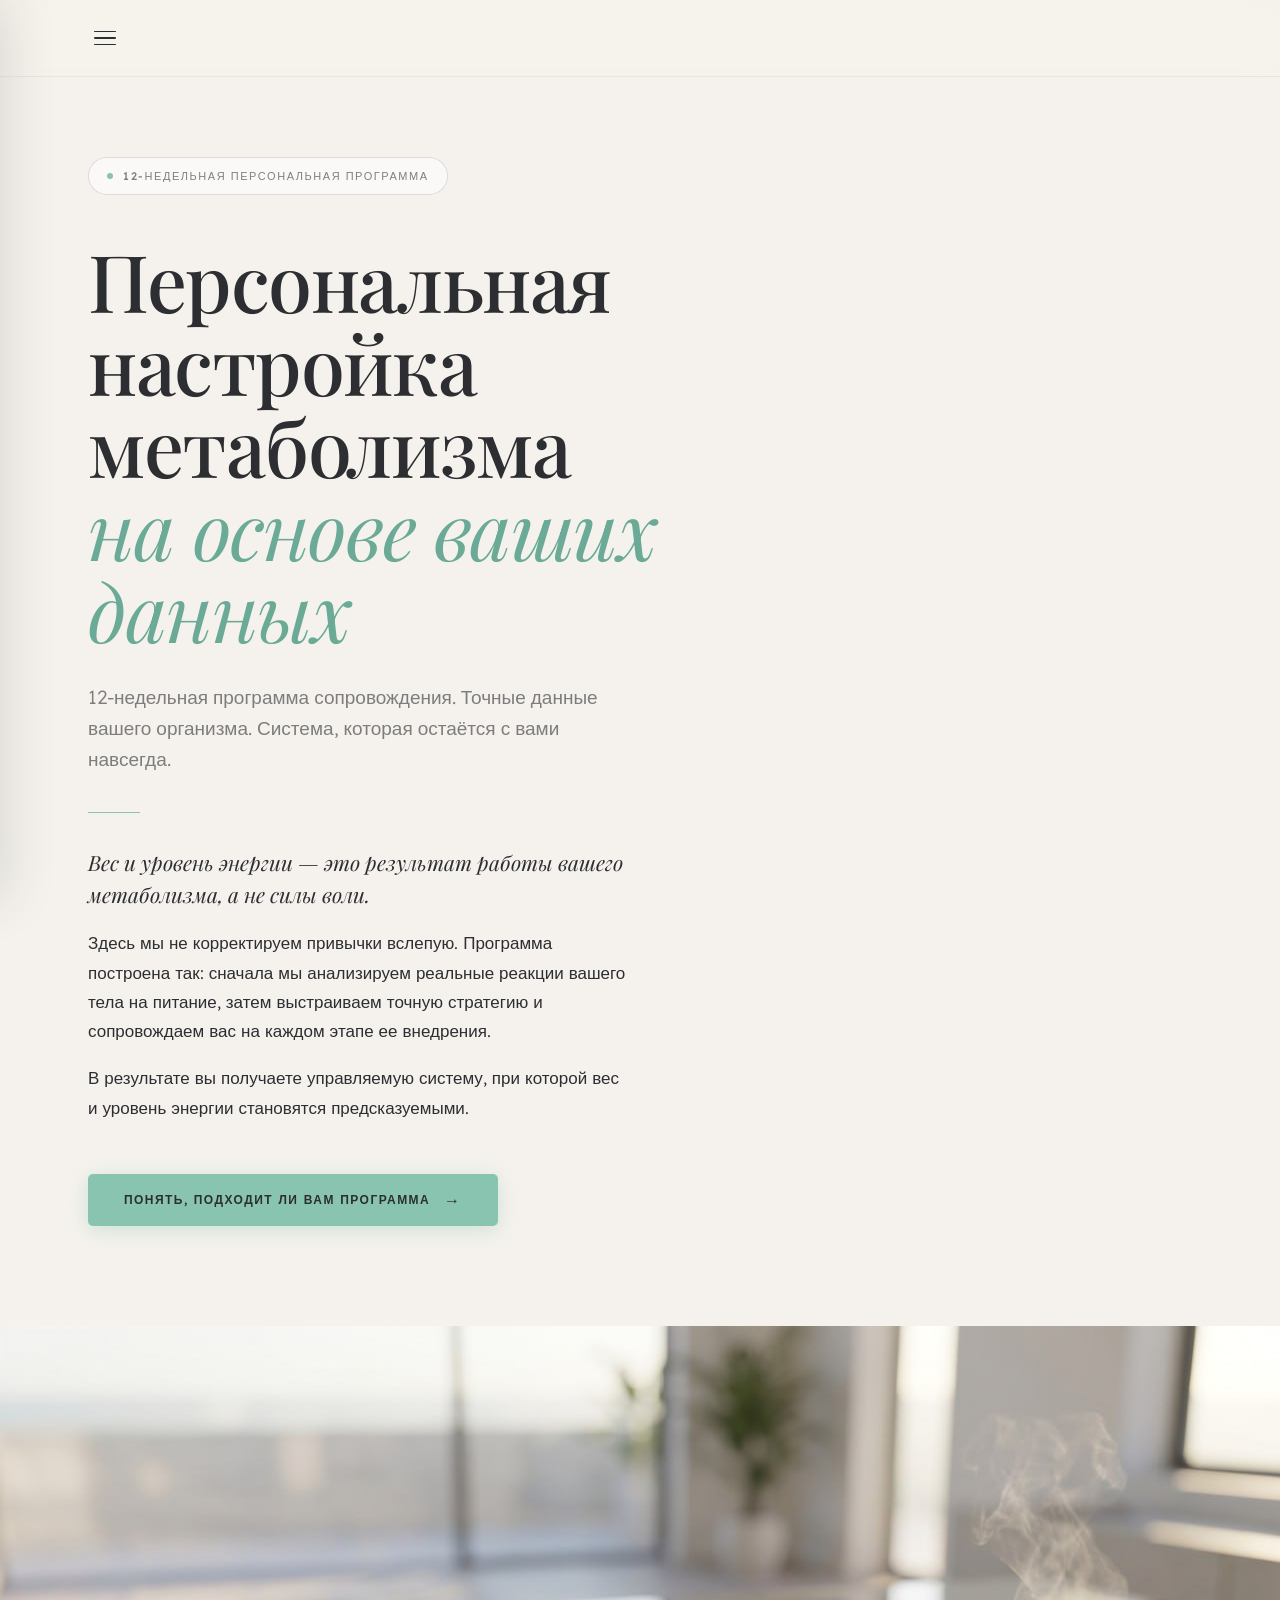
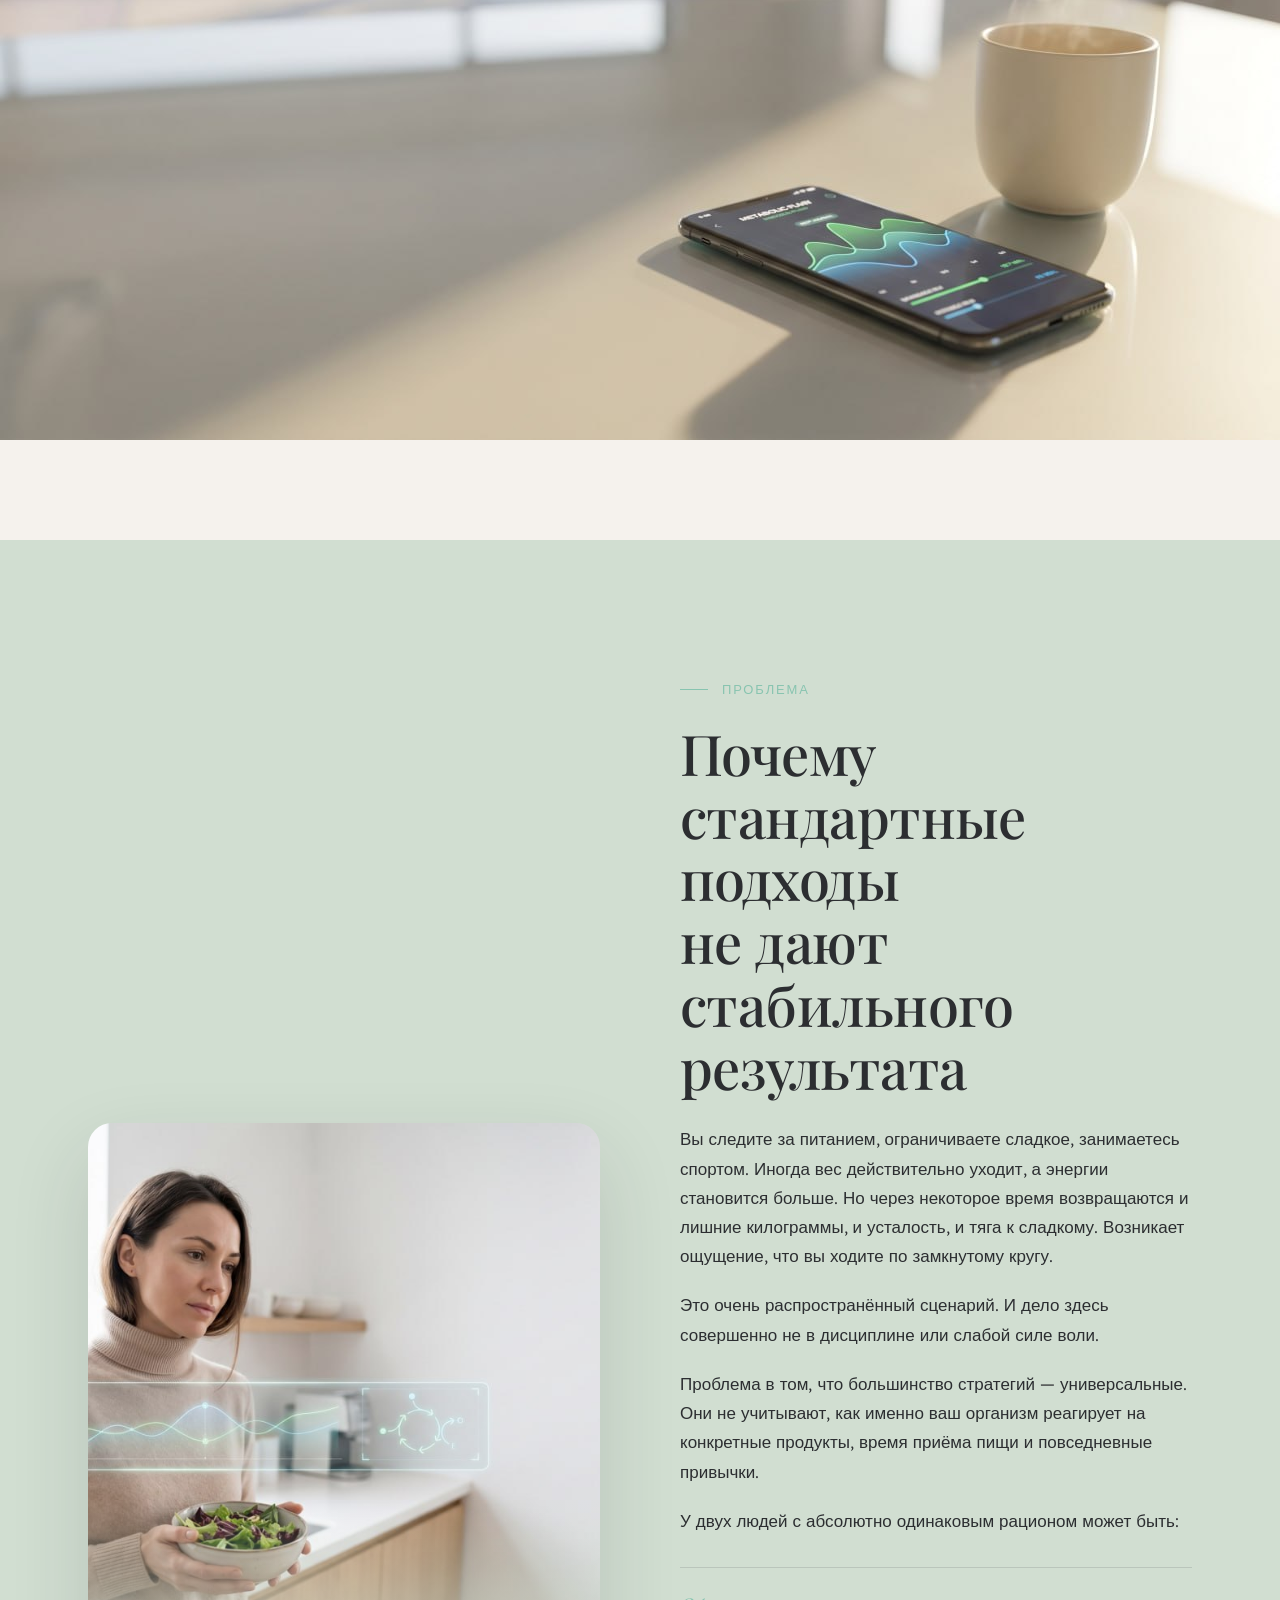
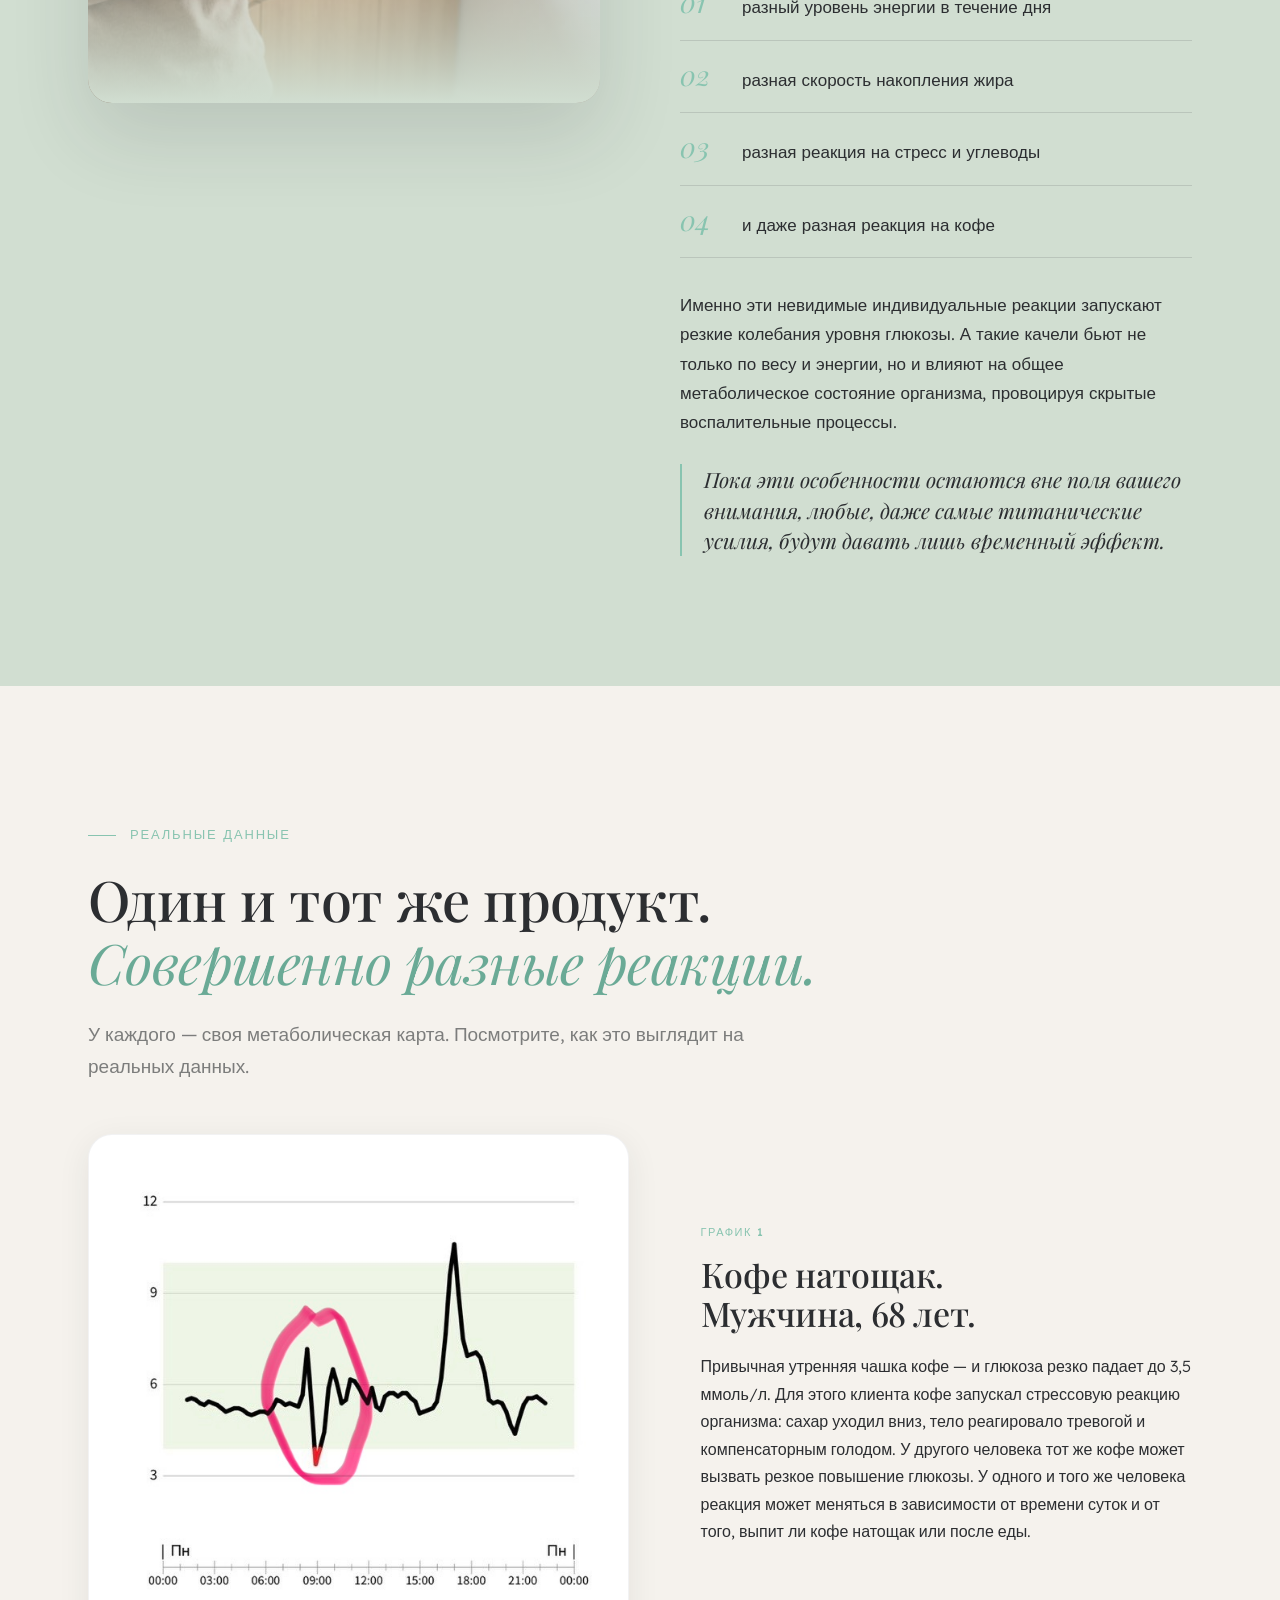
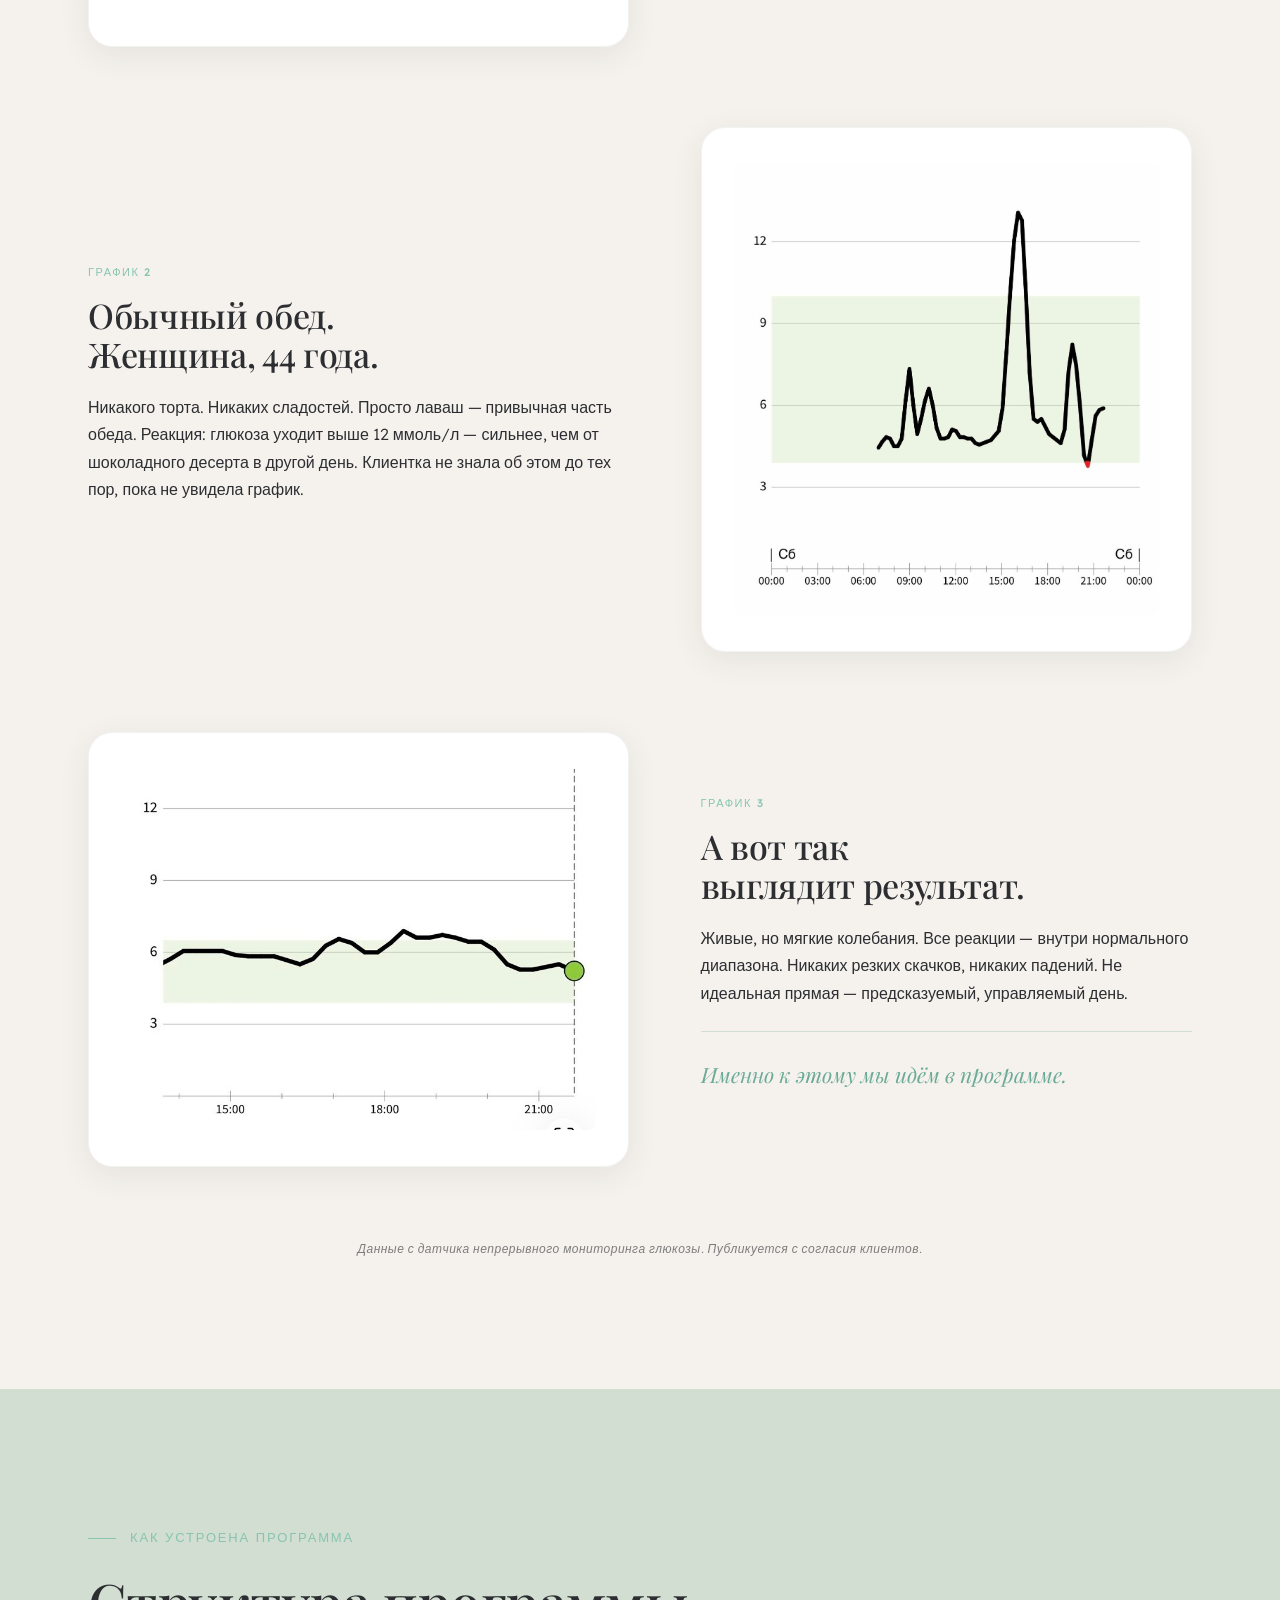
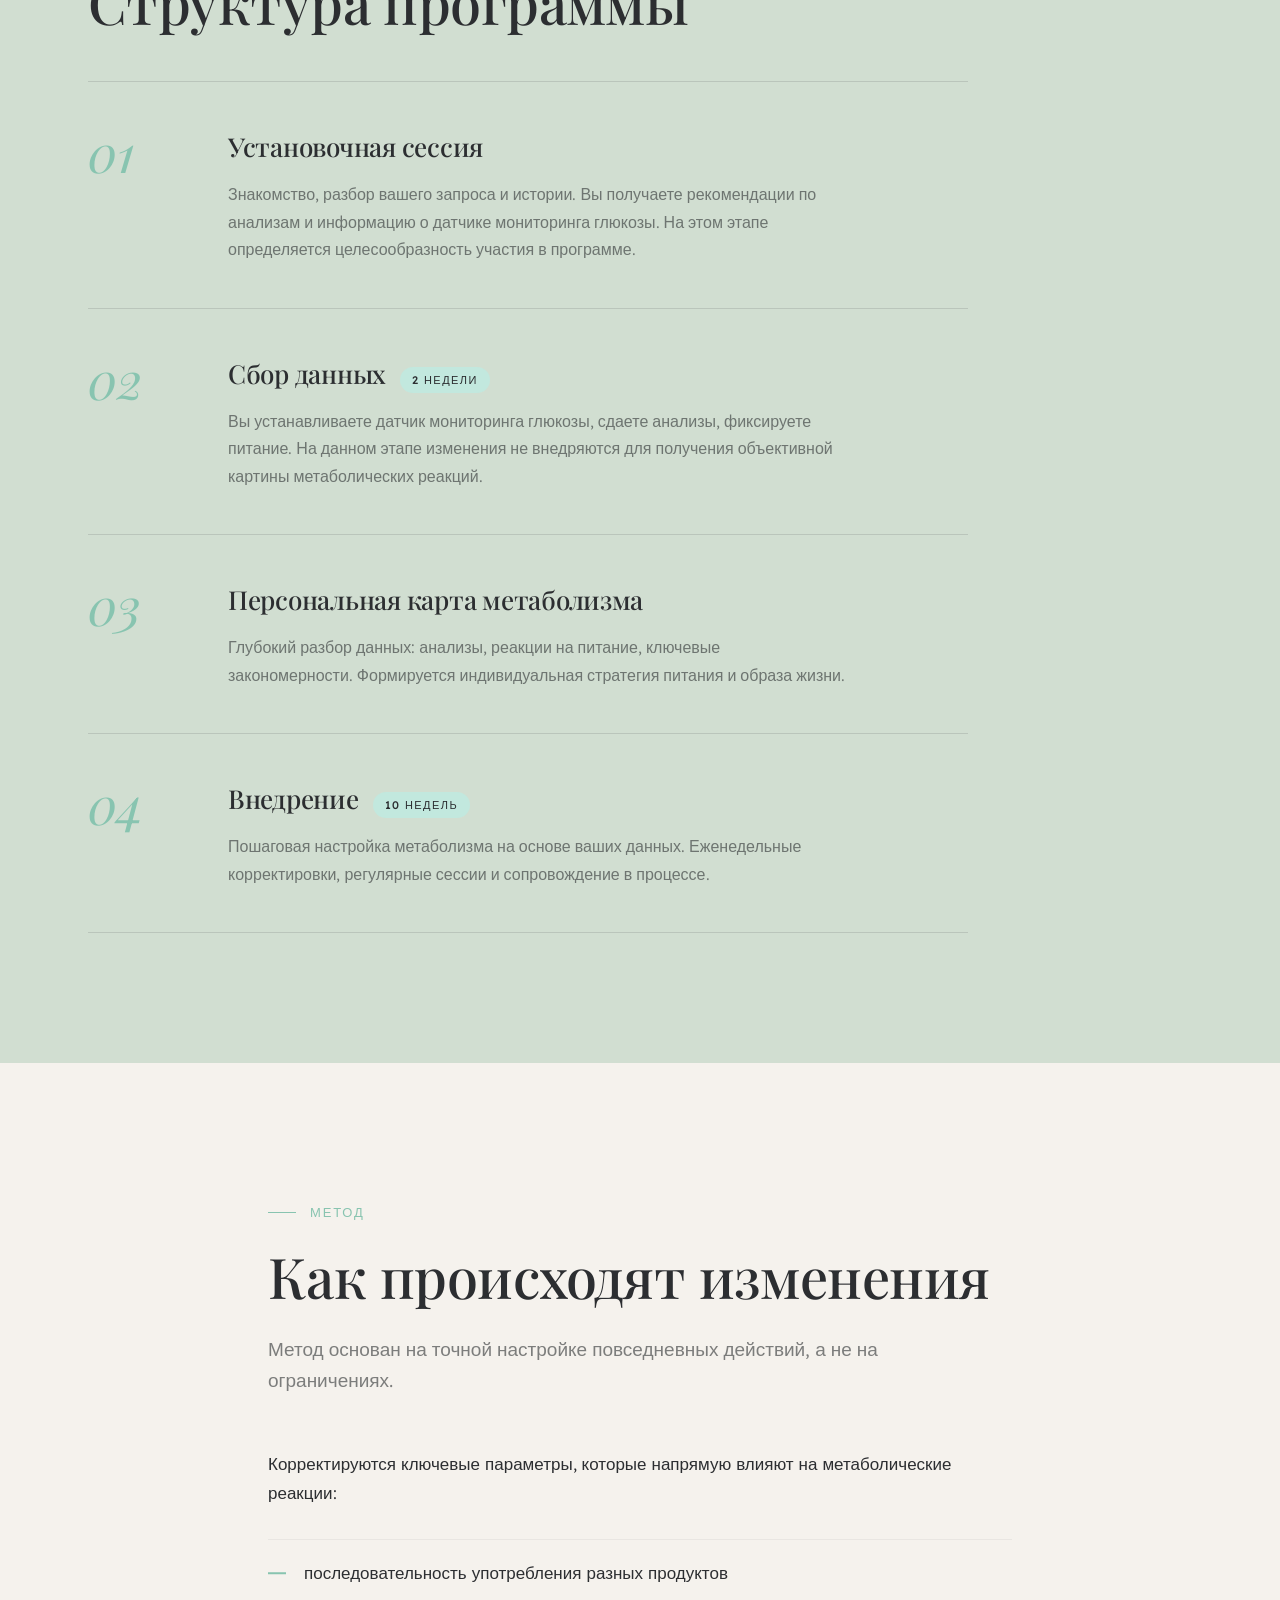
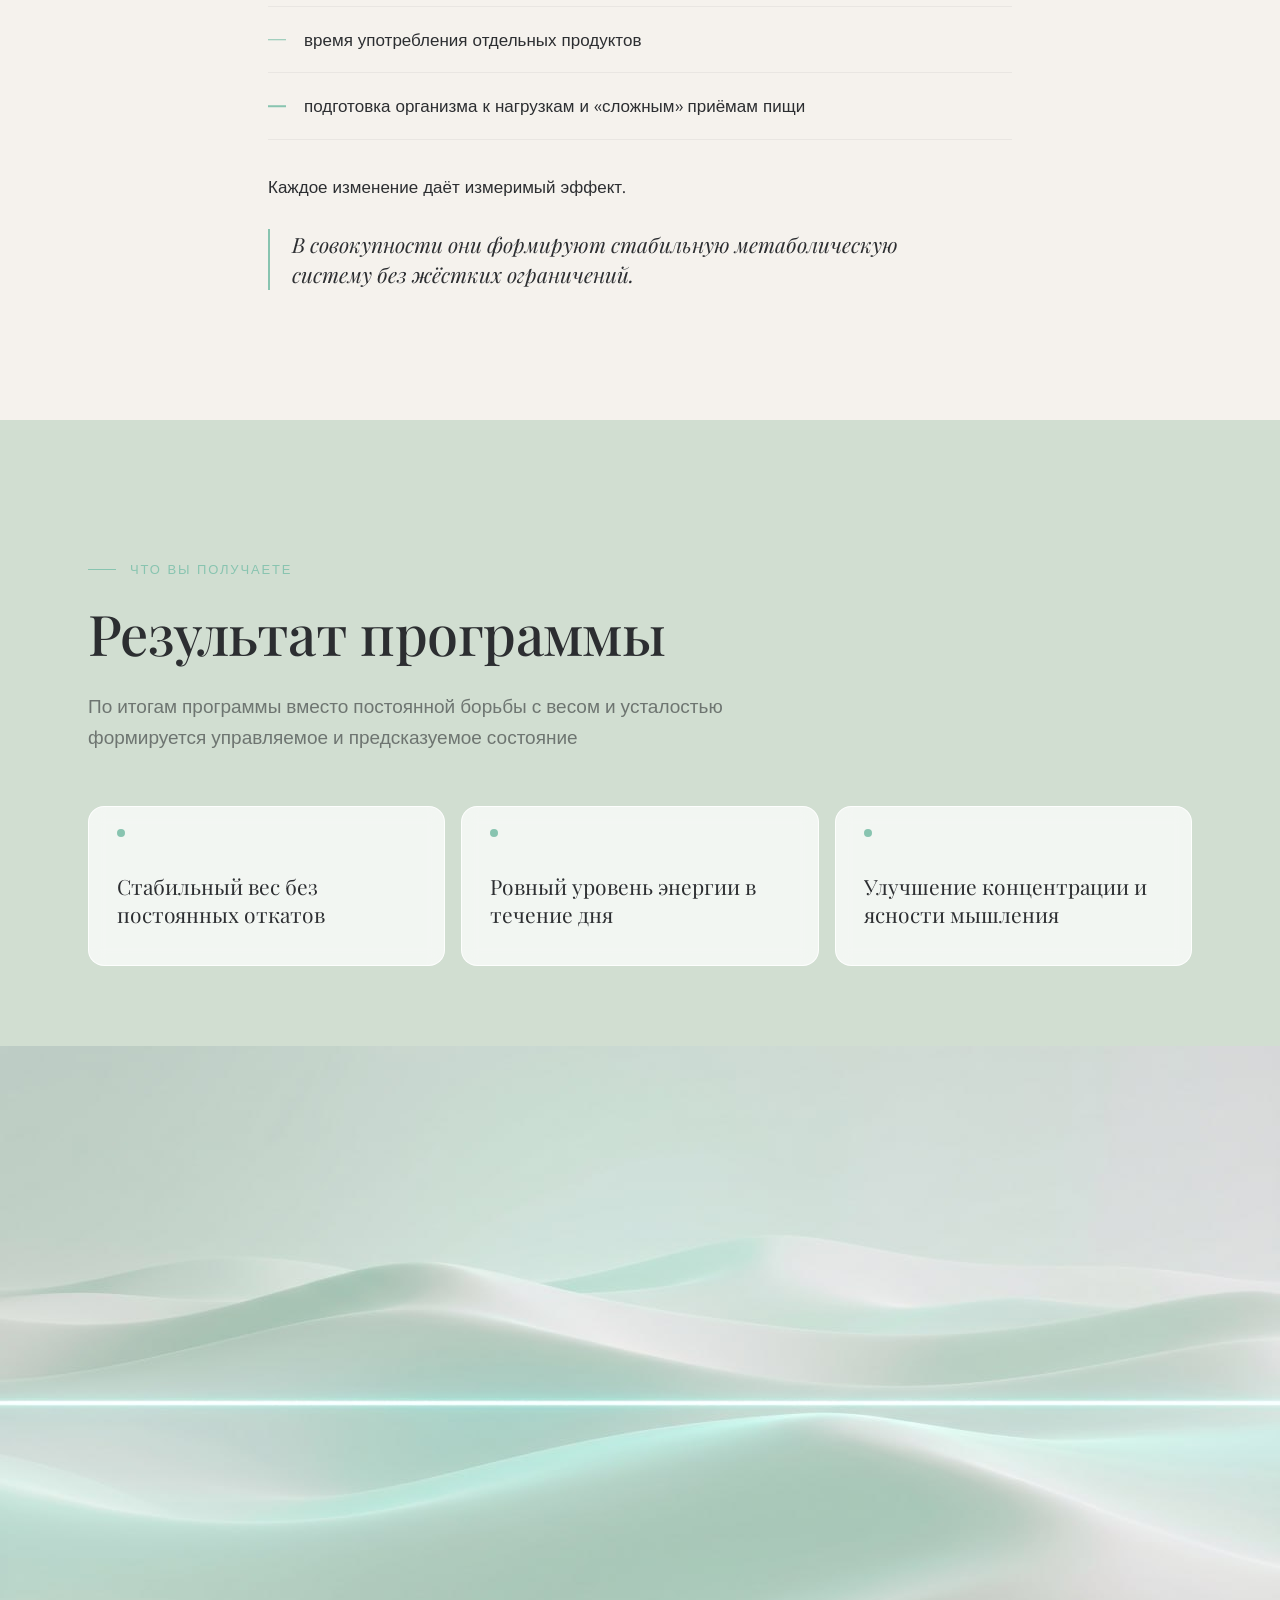
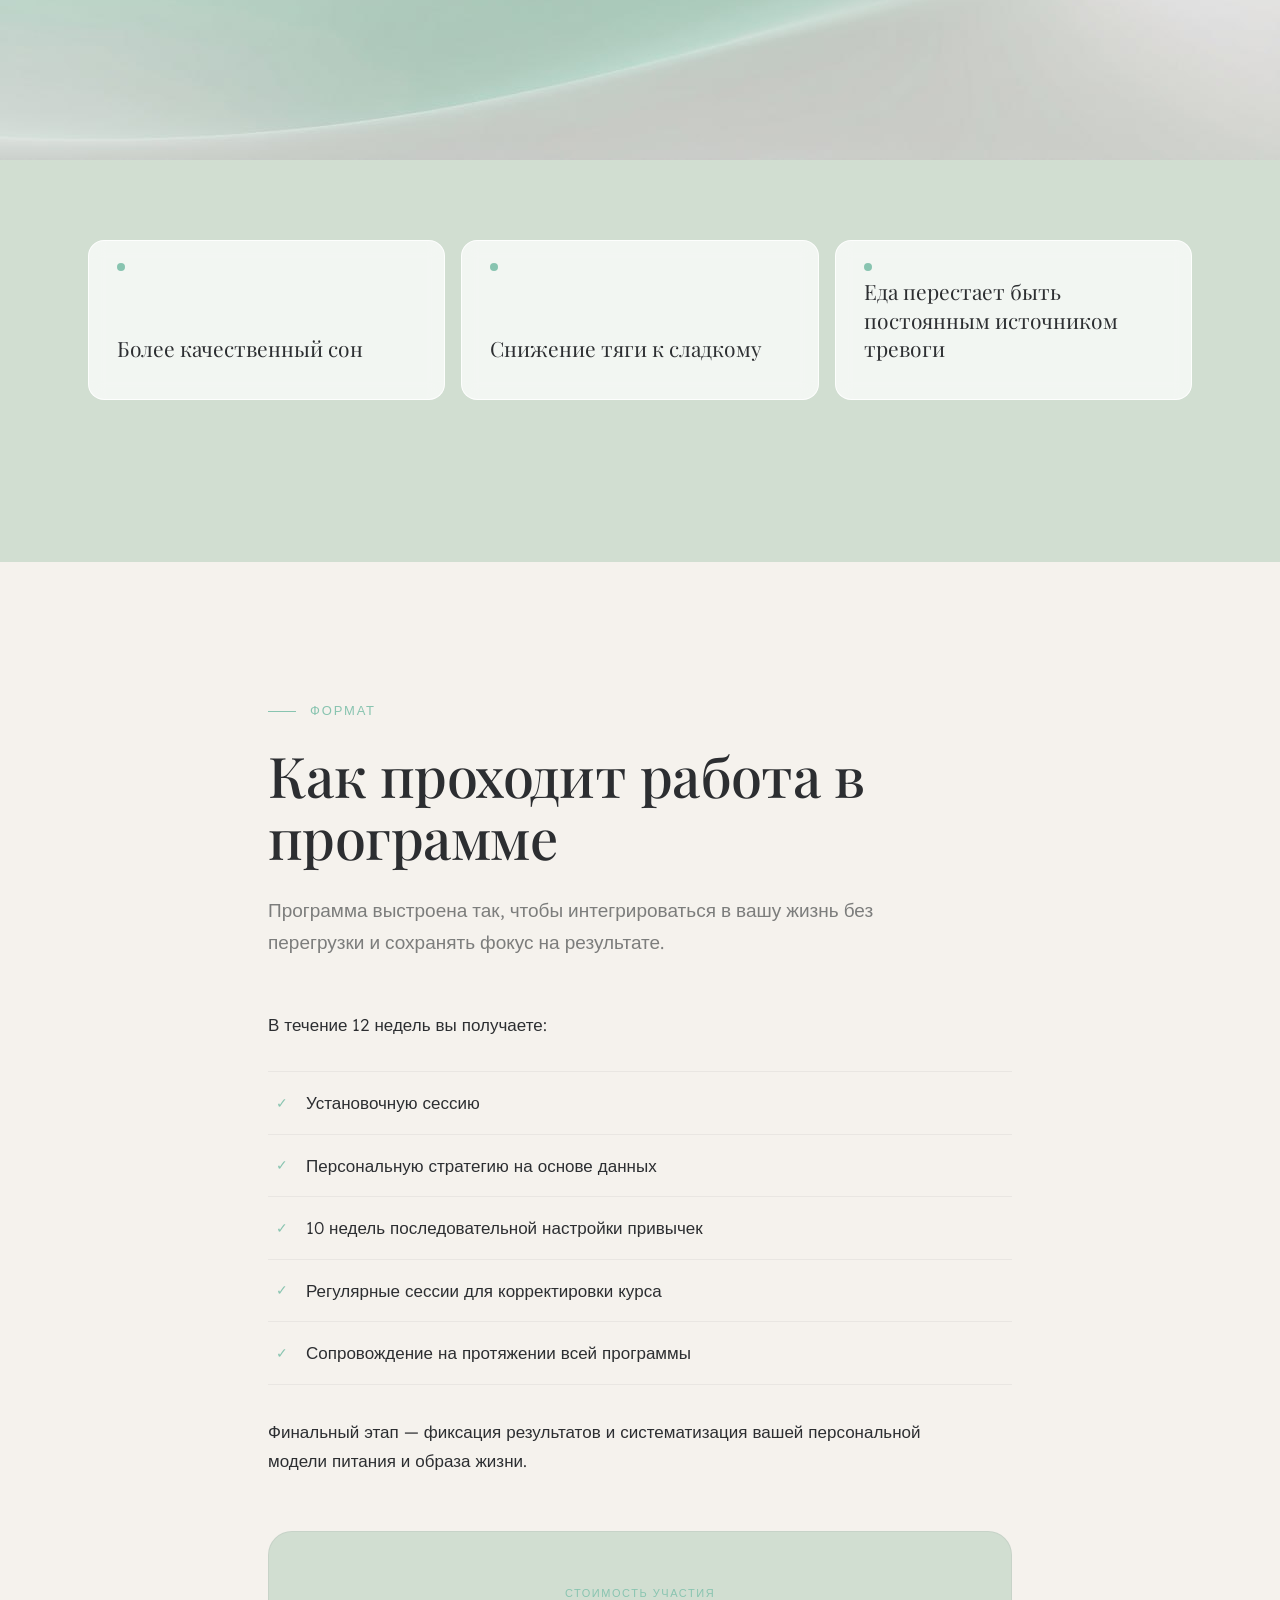
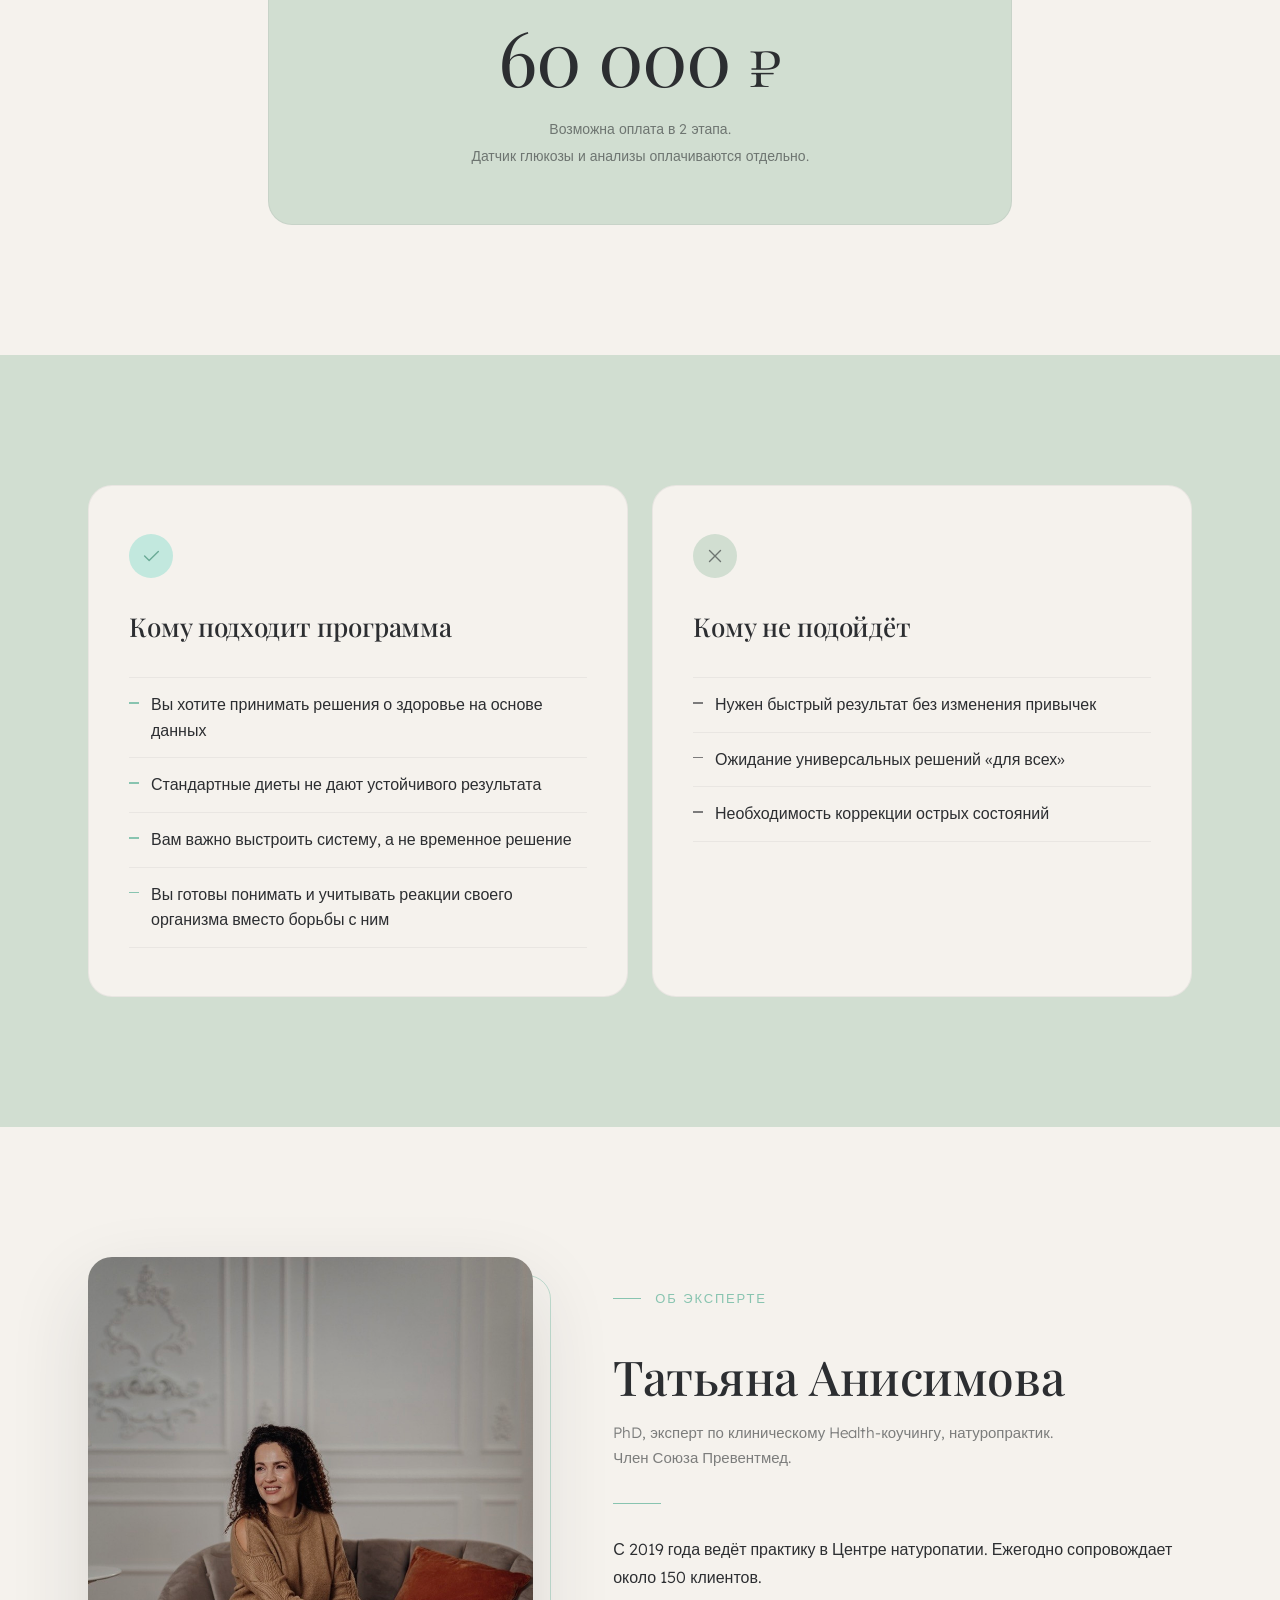
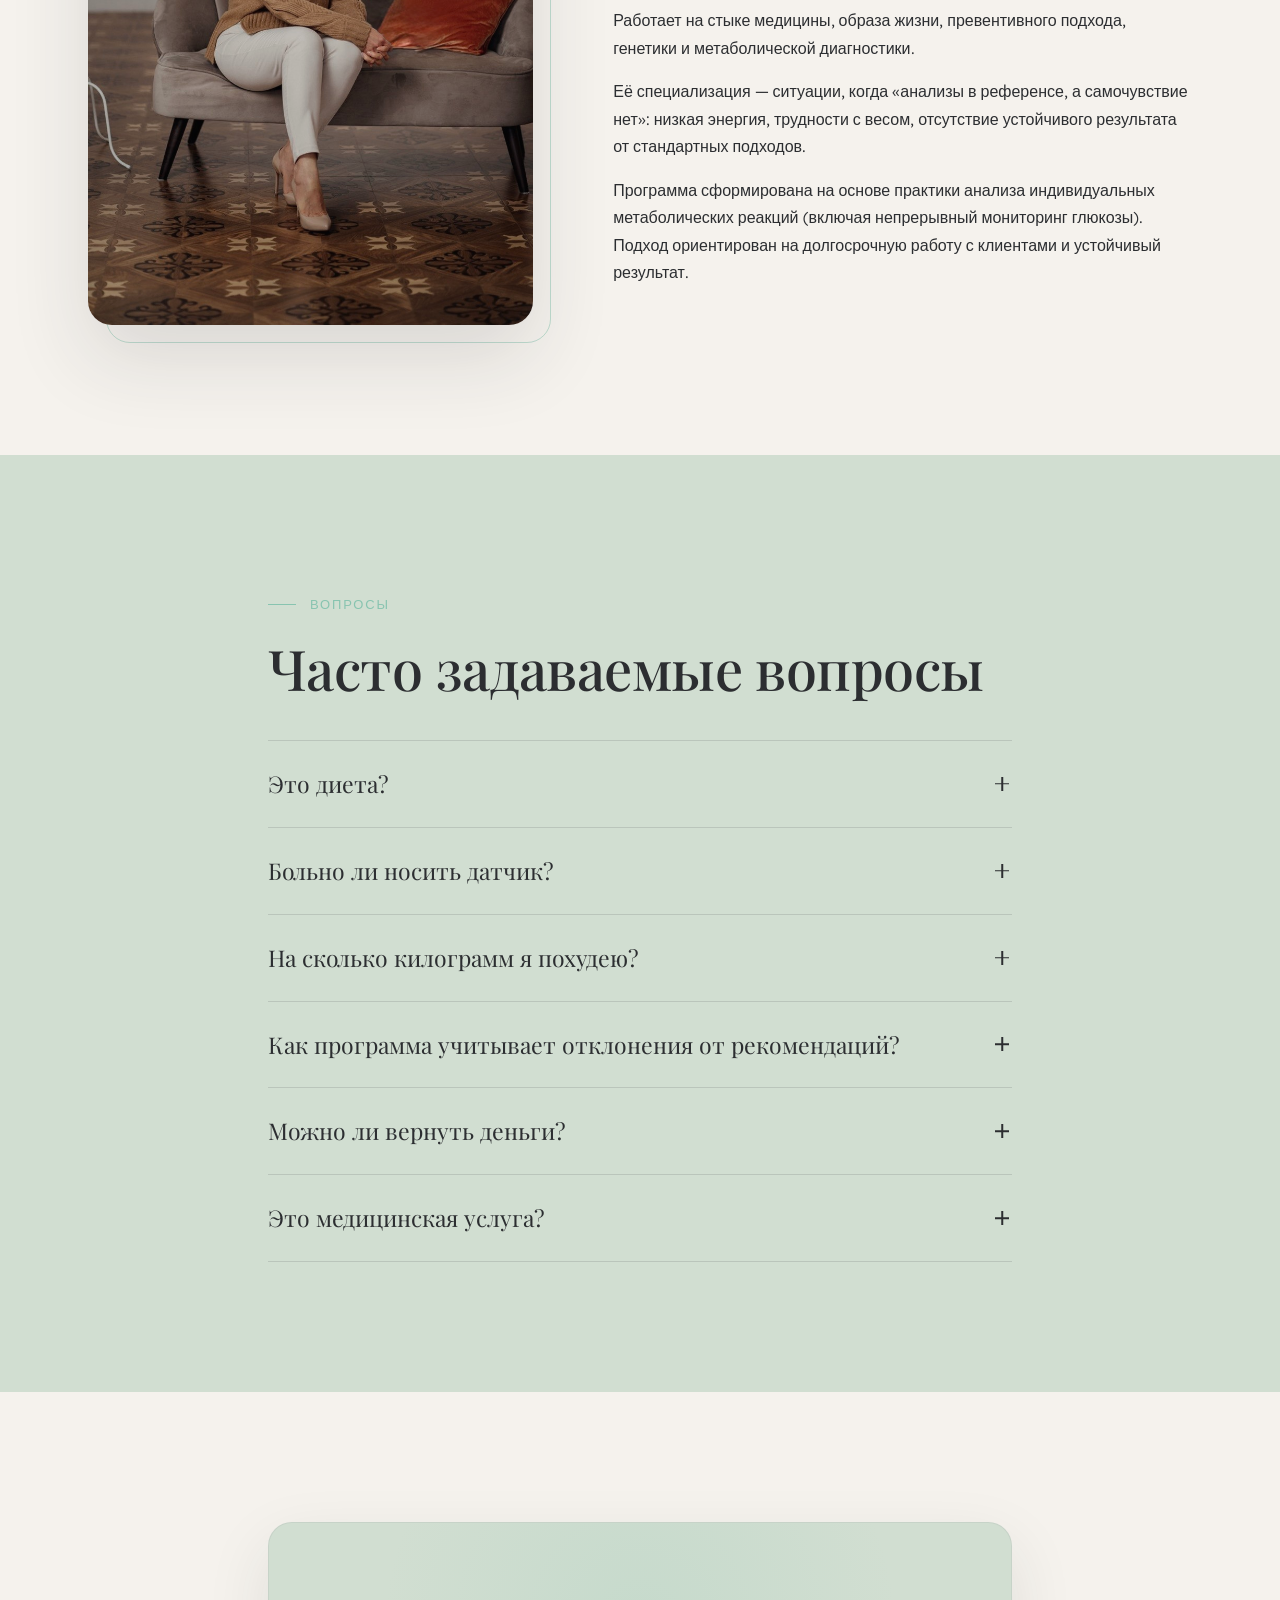
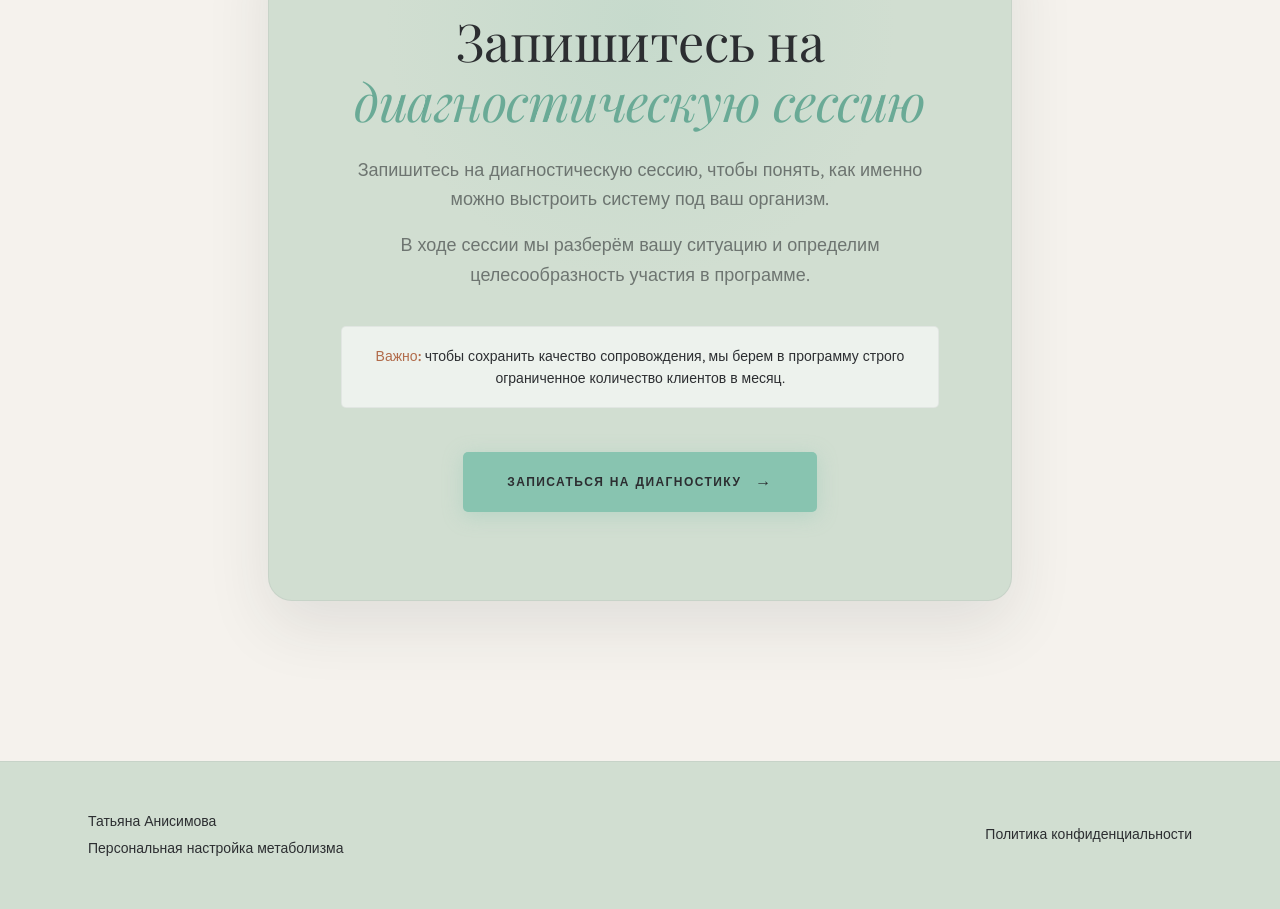
<file: index.html>
<!DOCTYPE html>
<html lang="ru">
<head>
  <meta charset="UTF-8" />
  <meta name="viewport" content="width=device-width, initial-scale=1.0" />
  <title>Персональная настройка метаболизма — Татьяна Анисимова</title>
  <meta name="description" content="12-недельная программа сопровождения. Точные данные вашего организма. Система, которая остаётся с вами навсегда." />

  <link rel="preconnect" href="https://fonts.googleapis.com" />
  <link rel="preconnect" href="https://fonts.gstatic.com" crossorigin />
  <link href="https://fonts.googleapis.com/css2?family=Cormorant+Garamond:ital,wght@0,300;0,400;0,500;0,600;1,300;1,400;1,500&family=Playfair+Display:ital,wght@0,400;0,500;0,600;1,400;1,500&family=Lexend:wght@300;400;500;600&display=swap" rel="stylesheet" />

  <link rel="stylesheet" href="styles.css" />
</head>
<body>

  <!-- NAV -->
  <header class="nav">
    <div class="nav__inner">
      <!-- Hamburger button -->
      <button class="nav__burger" id="navBurger" aria-label="Открыть меню" aria-expanded="false">
        <span></span><span></span><span></span>
      </button>
    </div>
  </header>

  <!-- Side menu -->
  <div class="nav-overlay" id="navOverlay"></div>
  <nav class="nav-menu" id="navMenu" aria-hidden="true">
    <button class="nav-menu__close" id="navClose" aria-label="Закрыть меню">✕</button>
    <ul class="nav-menu__list">
      <li><a href="#problem">Почему не работают диеты</a></li>
      <li><a href="#evidence">Реальные данные</a></li>
      <li><a href="#structure">Структура программы</a></li>
      <li><a href="#change">Как происходят изменения</a></li>
      <li><a href="#results">Результат</a></li>
      <li><a href="#details">Стоимость и формат</a></li>
      <li><a href="#fit">Кому подходит</a></li>
      <li><a href="#expert">Об эксперте</a></li>
      <li><a href="#faq">Вопросы</a></li>
    </ul>

  </nav>

  <!-- 1. HERO -->
  <section class="hero" id="top">
    <div class="container">
      <div class="hero__eyebrow reveal">
        <span class="dot"></span>
        <span>12-недельная персональная программа</span>
      </div>

      <h1 class="hero__title reveal">
        Персональная настройка метаболизма<br />
        <em>на основе ваших данных</em>
      </h1>

      <p class="hero__lead reveal">
        12-недельная программа сопровождения. Точные данные вашего организма. Система, которая остаётся с вами навсегда.
      </p>

      <div class="hero__divider reveal"></div>

      <div class="hero__body reveal">
        <p>
          Вес и уровень энергии — это результат работы вашего метаболизма, а не силы воли.
        </p>
        <p>
          Здесь мы не корректируем привычки вслепую. Программа построена так: сначала мы анализируем реальные реакции вашего тела на питание, затем выстраиваем точную стратегию и сопровождаем вас на каждом этапе ее внедрения.
        </p>
        <p>
          В результате вы получаете управляемую систему, при которой вес и уровень энергии становятся предсказуемыми.
        </p>
      </div>

      <a href="https://tally.so/r/BzbNQ4" class="btn btn--primary reveal" target="_blank" rel="noopener">
        Понять, подходит ли вам программа
        <span class="btn__arrow" aria-hidden="true">→</span>
      </a>
    </div>

    <div class="hero__photo">
      <img src="assets/hero-photo.jpeg" alt="" aria-hidden="true" />
    </div>
  </section>

  <!-- 2. PROBLEM -->
  <section class="section problem" id="problem">
    <div class="container">
      <div class="problem__inner">
        <div class="problem__photo"><img src="assets/problem-photo.jpeg" alt="" aria-hidden="true" /></div>
        <div class="problem__content">
          <div class="section__label reveal">Проблема</div>
      <h2 class="section__title reveal">
        Почему стандартные подходы<br />не дают стабильного результата
      </h2>

      <div class="prose reveal">
        <p>
          Вы следите за питанием, ограничиваете сладкое, занимаетесь спортом. Иногда вес действительно уходит, а энергии становится больше. Но через некоторое время возвращаются и лишние килограммы, и усталость, и тяга к сладкому. Возникает ощущение, что вы ходите по замкнутому кругу.
        </p>
        <p>
          Это очень распространённый сценарий. И дело здесь совершенно не в дисциплине или слабой силе воли.
        </p>
        <p>
          Проблема в том, что большинство стратегий — универсальные. Они не учитывают, как именно ваш организм реагирует на конкретные продукты, время приёма пищи и повседневные привычки.
        </p>
        <p>У двух людей с абсолютно одинаковым рационом может быть:</p>
      </div>

      <ul class="reasons reveal">
        <li><span class="reasons__num">01</span>разный уровень энергии в течение дня</li>
        <li><span class="reasons__num">02</span>разная скорость накопления жира</li>
        <li><span class="reasons__num">03</span>разная реакция на стресс и углеводы</li>
        <li><span class="reasons__num">04</span>и даже разная реакция на кофе</li>
      </ul>

      <div class="prose reveal">
        <p>
          Именно эти невидимые индивидуальные реакции запускают резкие колебания уровня глюкозы. А такие качели бьют не только по весу и энергии, но и влияют на общее метаболическое состояние организма, провоцируя скрытые воспалительные процессы.
        </p>
        <p class="prose__accent">
          Пока эти особенности остаются вне поля вашего внимания, любые, даже самые титанические усилия, будут давать лишь временный эффект.
        </p>
        </div><!-- end prose -->
        </div><!-- end problem__content -->
      </div><!-- end problem__inner -->
    </div><!-- end container -->
  </section>

  <!-- 3. CASE / EVIDENCE -->
  <section class="section evidence" id="evidence">
    <div class="container">
      <div class="section__label reveal">Реальные данные</div>
      <h2 class="section__title reveal">
        Один и тот же продукт.<br /><em>Совершенно разные реакции.</em>
      </h2>
      <p class="section__lead reveal">
        У каждого — своя метаболическая карта. Посмотрите, как это выглядит на реальных данных.
      </p>

      <div class="cases">

        <article class="case reveal">
          <div class="case__media">
            <img src="assets/graph1.jpeg" alt="График реакции на кофе натощак" loading="lazy" />
          </div>
          <div class="case__body">
            <div class="case__num">График 1</div>
            <h3 class="case__title">Кофе натощак.<br />Мужчина, 68 лет.</h3>
            <p>
              Привычная утренняя чашка кофе — и глюкоза резко падает до 3,5 ммоль/л. Для этого клиента кофе запускал стрессовую реакцию организма: сахар уходил вниз, тело реагировало тревогой и компенсаторным голодом. У другого человека тот же кофе может вызвать резкое повышение глюкозы. У одного и того же человека реакция может меняться в зависимости от времени суток и от того, выпит ли кофе натощак или после еды.
            </p>
          </div>
        </article>

        <article class="case case--reverse reveal">
          <div class="case__media">
            <img src="assets/graph2.jpeg" alt="График реакции на обычный обед с лавашом" loading="lazy" />
          </div>
          <div class="case__body">
            <div class="case__num">График 2</div>
            <h3 class="case__title">Обычный обед.<br />Женщина, 44 года.</h3>
            <p>
              Никакого торта. Никаких сладостей. Просто лаваш — привычная часть обеда. Реакция: глюкоза уходит выше 12 ммоль/л — сильнее, чем от шоколадного десерта в другой день. Клиентка не знала об этом до тех пор, пока не увидела график.
            </p>
          </div>
        </article>

        <article class="case reveal">
          <div class="case__media">
            <img src="assets/graph3.jpeg" alt="График результата программы — предсказуемый день" loading="lazy" />
          </div>
          <div class="case__body">
            <div class="case__num">График 3</div>
            <h3 class="case__title">А вот так<br />выглядит результат.</h3>
            <p>
              Живые, но мягкие колебания. Все реакции — внутри нормального диапазона. Никаких резких скачков, никаких падений. Не идеальная прямая — предсказуемый, управляемый день.
            </p>
            <p class="case__highlight">Именно к этому мы идём в программе.</p>
          </div>
        </article>

      </div>

      <p class="evidence__note reveal">
        <em>Данные с датчика непрерывного мониторинга глюкозы. Публикуется с согласия клиентов.</em>
      </p>
    </div>
  </section>

  <!-- 4. PROGRAM STRUCTURE -->
  <section class="section structure" id="structure">
    <div class="container">
      <div class="section__label reveal">Как устроена программа</div>
      <h2 class="section__title reveal">Структура программы</h2>

      <ol class="steps">
        <li class="step reveal">
          <div class="step__num">01</div>
          <div class="step__content">
            <h3>Установочная сессия</h3>
            <p>Знакомство, разбор вашего запроса и истории. Вы получаете рекомендации по анализам и информацию о датчике мониторинга глюкозы. На этом этапе определяется целесообразность участия в программе.</p>
          </div>
        </li>

        <li class="step reveal">
          <div class="step__num">02</div>
          <div class="step__content">
            <h3>Сбор данных <span class="step__meta">2 недели</span></h3>
            <p>Вы устанавливаете датчик мониторинга глюкозы, сдаете анализы, фиксируете питание. На данном этапе изменения не внедряются для получения объективной картины метаболических реакций.</p>
          </div>
        </li>

        <li class="step reveal">
          <div class="step__num">03</div>
          <div class="step__content">
            <h3>Персональная карта метаболизма</h3>
            <p>Глубокий разбор данных: анализы, реакции на питание, ключевые закономерности. Формируется индивидуальная стратегия питания и образа жизни.</p>
          </div>
        </li>

        <li class="step reveal">
          <div class="step__num">04</div>
          <div class="step__content">
            <h3>Внедрение <span class="step__meta">10 недель</span></h3>
            <p>Пошаговая настройка метаболизма на основе ваших данных. Еженедельные корректировки, регулярные сессии и сопровождение в процессе.</p>
          </div>
        </li>
      </ol>
    </div>
  </section>

  <!-- 5. HOW CHANGE HAPPENS -->
  <section class="section change" id="change">
    <div class="container container--narrow">
      <div class="section__label reveal">Метод</div>
      <h2 class="section__title reveal">Как происходят изменения</h2>

      <p class="section__lead reveal">
        Метод основан на точной настройке повседневных действий, а не на ограничениях.
      </p>

      <p class="prose reveal">
        Корректируются ключевые параметры, которые напрямую влияют на метаболические реакции:
      </p>

      <ul class="params reveal">
        <li>последовательность употребления разных продуктов</li>
        <li>время употребления отдельных продуктов</li>
        <li>подготовка организма к нагрузкам и «сложным» приёмам пищи</li>
      </ul>

      <div class="prose reveal">
        <p>Каждое изменение даёт измеримый эффект.</p>
        <p class="prose__accent">
          В совокупности они формируют стабильную метаболическую систему без жёстких ограничений.
        </p>
      </div>
    </div>
  </section>

  <!-- 6. RESULTS -->
  <section class="section results" id="results">
    <div class="container">
      <div class="section__label reveal">Что вы получаете</div>
      <h2 class="section__title reveal">Результат программы</h2>

      <p class="section__lead reveal">
        По итогам программы вместо постоянной борьбы с весом и усталостью формируется управляемое и предсказуемое состояние
      </p>

      <div class="results__top">
        <div class="result-card reveal"><span>Стабильный вес без постоянных откатов</span></div>
        <div class="result-card reveal"><span>Ровный уровень энергии в течение дня</span></div>
        <div class="result-card reveal"><span>Улучшение концентрации и ясности мышления</span></div>
      </div>
    </div>

    <!-- Horizon divider — neon line image -->
    <div class="results__horizon reveal" aria-hidden="true">
      <img src="assets/results-bg.jpeg" alt="" />
    </div>

    <div class="container">
      <div class="results__bottom">
        <div class="result-card reveal"><span>Более качественный сон</span></div>
        <div class="result-card reveal"><span>Снижение тяги к сладкому</span></div>
        <div class="result-card reveal"><span>Еда перестает быть постоянным источником тревоги</span></div>
      </div>
    </div>
  </section>

  <!-- 7. PROGRAM DETAILS -->
  <section class="section details" id="details">
    <div class="container container--narrow">
      <div class="section__label reveal">Формат</div>
      <h2 class="section__title reveal">Как проходит работа в программе</h2>

      <p class="section__lead reveal">
        Программа выстроена так, чтобы интегрироваться в вашу жизнь без перегрузки и сохранять фокус на результате.
      </p>

      <p class="prose reveal">В течение 12 недель вы получаете:</p>

      <ul class="includes reveal">
        <li>Установочную сессию</li>
        <li>Персональную стратегию на основе данных</li>
        <li>10 недель последовательной настройки привычек</li>
        <li>Регулярные сессии для корректировки курса</li>
        <li>Сопровождение на протяжении всей программы</li>
      </ul>

      <p class="prose reveal">
        Финальный этап — фиксация результатов и систематизация вашей персональной модели питания и образа жизни.
      </p>

      <div class="price reveal">
        <div class="price__label">Стоимость участия</div>
        <div class="price__amount">60 000 ₽</div>
        <div class="price__notes">
          <p>Возможна оплата в 2 этапа.</p>
          <p>Датчик глюкозы и анализы оплачиваются отдельно.</p>
        </div>
      </div>
    </div>
  </section>

  <!-- 8. WHO FOR / NOT FOR -->
  <section class="section fit" id="fit">
    <div class="container">
      <div class="fit__grid">
        <div class="fit__col reveal">
          <div class="fit__icon" aria-hidden="true">
            <svg viewBox="0 0 24 24" fill="none" xmlns="http://www.w3.org/2000/svg">
              <path d="M5 12l5 5L20 7" stroke="currentColor" stroke-width="1.5" stroke-linecap="round" stroke-linejoin="round"/>
            </svg>
          </div>
          <h3>Кому подходит программа</h3>
          <ul>
            <li>Вы хотите принимать решения о здоровье на основе данных</li>
            <li>Стандартные диеты не дают устойчивого результата</li>
            <li>Вам важно выстроить систему, а не временное решение</li>
            <li>Вы готовы понимать и учитывать реакции своего организма вместо борьбы с ним</li>
          </ul>
        </div>

        <div class="fit__col fit__col--alt reveal">
          <div class="fit__icon" aria-hidden="true">
            <svg viewBox="0 0 24 24" fill="none" xmlns="http://www.w3.org/2000/svg">
              <path d="M6 6l12 12M18 6L6 18" stroke="currentColor" stroke-width="1.5" stroke-linecap="round"/>
            </svg>
          </div>
          <h3>Кому не подойдёт</h3>
          <ul>
            <li>Нужен быстрый результат без изменения привычек</li>
            <li>Ожидание универсальных решений «для всех»</li>
            <li>Необходимость коррекции острых состояний</li>
          </ul>
        </div>
      </div>
    </div>
  </section>

  <!-- 9. EXPERT -->
  <section class="section expert" id="expert">
    <div class="container">
      <div class="expert__grid">
        <div class="expert__photo reveal">
          <img src="assets/expert.jpeg" alt="Татьяна Анисимова" loading="lazy" />
        </div>

        <div class="expert__body reveal">
          <div class="section__label">Об эксперте</div>
          <h2 class="expert__name">Татьяна Анисимова</h2>
          <p class="expert__role">
            PhD, эксперт по клиническому Health-коучингу, натуропрактик.<br />
            Член Союза Превентмед.
          </p>

          <div class="expert__divider"></div>

          <div class="prose">
            <p>С 2019 года ведёт практику в Центре натуропатии. Ежегодно сопровождает около 150 клиентов.</p>
            <p>Работает на стыке медицины, образа жизни, превентивного подхода, генетики и метаболической диагностики.</p>
            <p>
              Её специализация — ситуации, когда «анализы в референсе, а самочувствие нет»:
              низкая энергия, трудности с весом, отсутствие устойчивого результата от стандартных подходов.
            </p>
            <p>
              Программа сформирована на основе практики анализа индивидуальных метаболических реакций (включая непрерывный мониторинг глюкозы). Подход ориентирован на долгосрочную работу с клиентами и устойчивый результат.
            </p>
          </div>
        </div>
      </div>
    </div>
  </section>

  <!-- 10. FAQ -->
  <section class="section faq" id="faq">
    <div class="container container--narrow">
      <div class="section__label reveal">Вопросы</div>
      <h2 class="section__title reveal">Часто задаваемые вопросы</h2>

      <div class="faq__list">
        <details class="faq__item reveal">
          <summary>Это диета?<span class="faq__chev" aria-hidden="true"></span></summary>
          <div class="faq__answer">
            <p>Нет. В программе нет запрещенных продуктов и подсчета калорий. Основой является понимание индивидуальных реакций организма на питание.</p>
          </div>
        </details>

        <details class="faq__item reveal">
          <summary>Больно ли носить датчик?<span class="faq__chev" aria-hidden="true"></span></summary>
          <div class="faq__answer">
            <p>Установка датчика безболезненна, в процессе ношения он не ощущается и не мешает спать, мыться или тренироваться. Срок ношения — 14 дней.</p>
          </div>
        </details>

        <details class="faq__item reveal">
          <summary>На сколько килограмм я похудею?<span class="faq__chev" aria-hidden="true"></span></summary>
          <div class="faq__answer">
            <p>Результат зависит от исходных параметров, образа жизни, а также наличия у вас нарушений пищевого поведения, но изменения начинают ощущаться уже в процессе работы. Наша цель: создать условия, чтобы вес пошел вниз и не возвращался за счет изменения метаболической среды.</p>
          </div>
        </details>

        <details class="faq__item reveal">
          <summary>Как программа учитывает отклонения от рекомендаций?<span class="faq__chev" aria-hidden="true"></span></summary>
          <div class="faq__answer">
            <p>Корректировки — часть процесса. Мы анализируем причины и адаптируем стратегию под реальные условия.</p>
          </div>
        </details>

        <details class="faq__item reveal">
          <summary>Можно ли вернуть деньги?<span class="faq__chev" aria-hidden="true"></span></summary>
          <div class="faq__answer">
            <p>Полный возврат возможен до первой большой сессии-разбора результатов ношения датчика мониторинга глюкозы. После нее программа считается запущенной.</p>
          </div>
        </details>

        <details class="faq__item reveal">
          <summary>Это медицинская услуга?<span class="faq__chev" aria-hidden="true"></span></summary>
          <div class="faq__answer">
            <p>Нет. Это сопровождение по изменению образа жизни. Если есть хронические заболевания, важно согласовать участие с лечащим врачом.</p>
          </div>
        </details>
      </div>
    </div>
  </section>

  <!-- 11. FINAL CTA -->
  <section class="section final-cta">
    <div class="container container--narrow">
      <div class="final-cta__card reveal">
        <h2 class="final-cta__title">
          Запишитесь на<br />
          <em>диагностическую сессию</em>
        </h2>

        <p class="final-cta__text">
          Запишитесь на диагностическую сессию, чтобы понять, как именно можно выстроить систему под ваш организм.
        </p>

        <p class="final-cta__text">
          В ходе сессии мы разберём вашу ситуацию и определим целесообразность участия в программе.
        </p>

        <div class="final-cta__note">
          <strong>Важно:</strong> чтобы сохранить качество сопровождения, мы берем в программу строго ограниченное количество клиентов в месяц.
        </div>

        <a href="https://tally.so/r/BzbNQ4" class="btn btn--primary btn--large" target="_blank" rel="noopener">
          Записаться на диагностику
          <span class="btn__arrow" aria-hidden="true">→</span>
        </a>
      </div>
    </div>
  </section>

  <!-- FOOTER -->
  <footer class="footer">
    <div class="container">
      <div class="footer__inner">
        <div class="footer__left">
          <div class="footer__name">Татьяна Анисимова</div>
          <div class="footer__meta">Персональная настройка метаболизма</div>
        </div>
        <div class="footer__links">
          <a href="privacy.html" class="footer__link">Политика конфиденциальности</a>
        </div>
      </div>
    </div>
  </footer>

  <script src="script.js"></script>
</body>
</html>
</file>
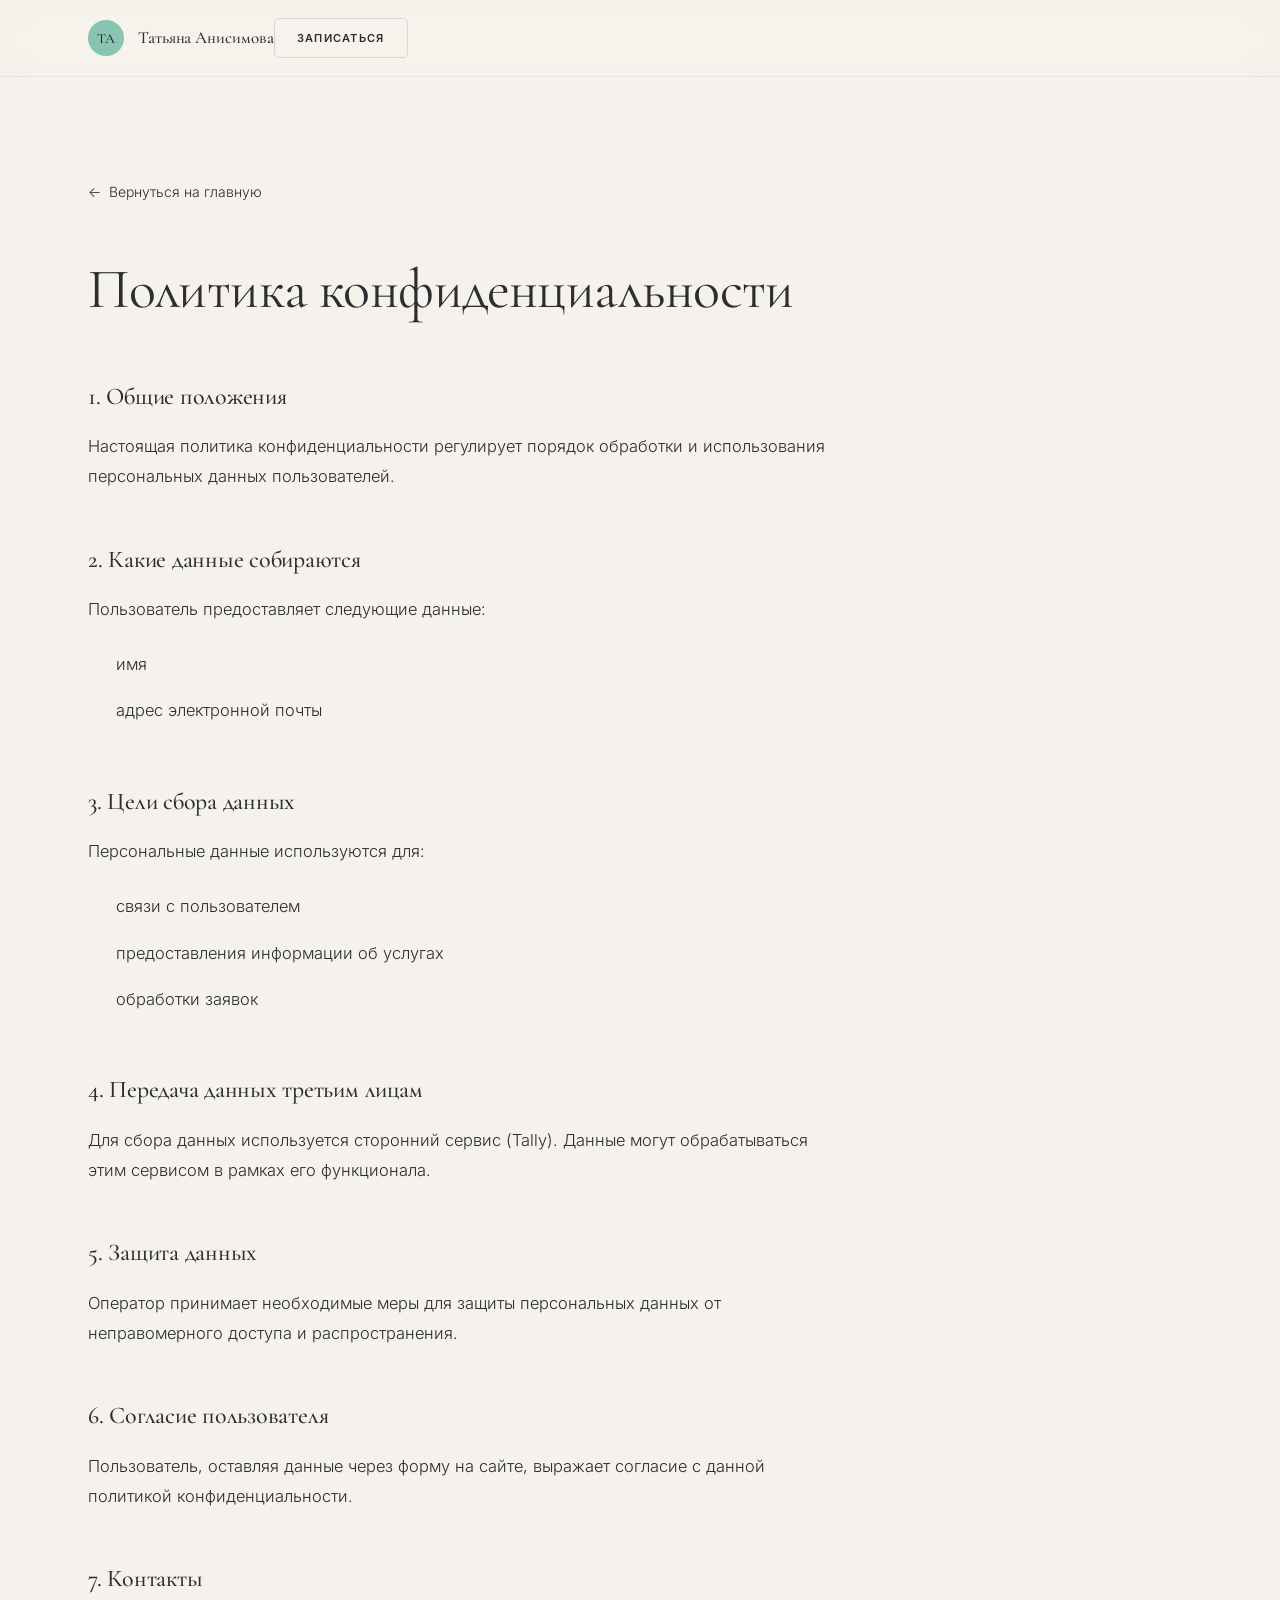
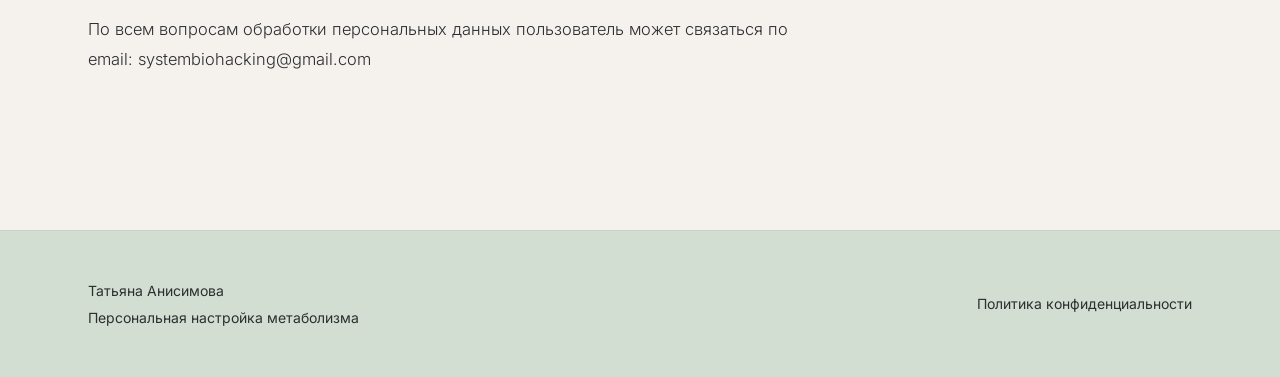
<file: privacy.html>
<!DOCTYPE html>
<html lang="ru">
<head>
  <meta charset="UTF-8" />
  <meta name="viewport" content="width=device-width, initial-scale=1.0" />
  <title>Политика конфиденциальности — Татьяна Анисимова</title>

  <link rel="preconnect" href="https://fonts.googleapis.com" />
  <link rel="preconnect" href="https://fonts.gstatic.com" crossorigin />
  <link href="https://fonts.googleapis.com/css2?family=Cormorant+Garamond:wght@300;400;500;600&family=Inter:wght@300;400;500;600&display=swap" rel="stylesheet" />

  <link rel="stylesheet" href="styles.css" />

  <style>
    .privacy {
      padding: 100px 0 140px;
    }
    .privacy__back {
      display: inline-flex;
      align-items: center;
      gap: 8px;
      font-size: 14px;
      color: var(--text-muted);
      margin-bottom: 56px;
      transition: color 0.25s;
    }
    .privacy__back:hover {
      color: var(--accent-dark);
    }
    .privacy__back::before {
      content: "←";
    }
    .privacy__title {
      font-family: var(--serif);
      font-weight: 400;
      font-size: clamp(36px, 5vw, 56px);
      line-height: 1.1;
      color: var(--text);
      margin-bottom: 56px;
      letter-spacing: -0.01em;
    }
    .privacy__body {
      max-width: 740px;
    }
    .privacy__body h2 {
      font-family: var(--serif);
      font-weight: 500;
      font-size: 24px;
      color: var(--text);
      margin: 48px 0 16px;
      letter-spacing: -0.01em;
    }
    .privacy__body h2:first-of-type {
      margin-top: 0;
    }
    .privacy__body p {
      font-size: 16.5px;
      line-height: 1.8;
      color: var(--text);
      margin-bottom: 16px;
    }
    .privacy__body ul {
      list-style: none;
      margin: 8px 0 20px;
    }
    .privacy__body ul li {
      padding: 10px 0 10px 28px;
      font-size: 16.5px;
      line-height: 1.6;
      color: var(--text);
      border-bottom: 1px solid var(--line-soft);
      position: relative;
    }
    .privacy__body ul li:first-child {
      border-top: 1px solid var(--line-soft);
    }
    .privacy__body ul li::before {
      content: "";
      position: absolute;
      left: 0;
      top: 50%;
      transform: translateY(-50%);
      width: 14px;
      height: 1px;
      background: var(--accent);
    }
    .privacy__body a {
      color: var(--accent-dark);
      border-bottom: 1px solid var(--accent-soft);
      transition: border-color 0.25s;
    }
    .privacy__body a:hover {
      border-bottom-color: var(--accent-dark);
    }
  </style>
</head>
<body>

  <header class="nav">
    <div class="nav__inner">
      <a href="index.html" class="nav__logo">
        <span class="nav__mark">ТА</span>
        <span class="nav__name">Татьяна Анисимова</span>
      </a>
      <a href="https://tally.so/r/BzbNQ4" class="nav__cta" target="_blank" rel="noopener">Записаться</a>
    </div>
  </header>

  <main class="privacy">
    <div class="container">
      <a href="index.html" class="privacy__back">Вернуться на главную</a>

      <h1 class="privacy__title">Политика конфиденциальности</h1>

      <div class="privacy__body">

        <h2>1. Общие положения</h2>
        <p>Настоящая политика конфиденциальности регулирует порядок обработки и использования персональных данных пользователей.</p>

        <h2>2. Какие данные собираются</h2>
        <p>Пользователь предоставляет следующие данные:</p>
        <ul>
          <li>имя</li>
          <li>адрес электронной почты</li>
        </ul>

        <h2>3. Цели сбора данных</h2>
        <p>Персональные данные используются для:</p>
        <ul>
          <li>связи с пользователем</li>
          <li>предоставления информации об услугах</li>
          <li>обработки заявок</li>
        </ul>

        <h2>4. Передача данных третьим лицам</h2>
        <p>Для сбора данных используется сторонний сервис (Tally). Данные могут обрабатываться этим сервисом в рамках его функционала.</p>

        <h2>5. Защита данных</h2>
        <p>Оператор принимает необходимые меры для защиты персональных данных от неправомерного доступа и распространения.</p>

        <h2>6. Согласие пользователя</h2>
        <p>Пользователь, оставляя данные через форму на сайте, выражает согласие с данной политикой конфиденциальности.</p>

        <h2>7. Контакты</h2>
        <p>По всем вопросам обработки персональных данных пользователь может связаться по email: <a href="mailto:systembiohacking@gmail.com">systembiohacking@gmail.com</a></p>

      </div>
    </div>
  </main>

  <footer class="footer">
    <div class="container">
      <div class="footer__inner">
        <div class="footer__left">
          <div class="footer__name">Татьяна Анисимова</div>
          <div class="footer__meta">Персональная настройка метаболизма</div>
        </div>
        <div class="footer__links">
          <a href="privacy.html" class="footer__link">Политика конфиденциальности</a>
        </div>
      </div>
    </div>
  </footer>

</body>
</html>
</file>
<file: styles.css>
/* =========================================================
   METABOLIC CLARITY — Brand System
   "Quiet Luxury meets Scientific Precision"
   ========================================================= */

*,*::before,*::after { box-sizing: border-box; margin: 0; padding: 0; }

:root {
  --graphite:    #2C2E31;
  --sage-frost:  #D1DED1;
  --soft-sand:   #F5F2ED;
  --data-mint:   #88C4B0;
  --terracotta:  #B16B4A;

  --sage-dark:   #b0c4b0;
  --sage-light:  #e8f0e8;
  --mint-dark:   #6aaa96;
  --mint-light:  #c2e8de;
  --sand-dark:   #e8e3da;
  --g60:         rgba(44,46,49,0.6);
  --g20:         rgba(44,46,49,0.14);
  --g08:         rgba(44,46,49,0.06);
  --white:       #ffffff;

  --serif: "Playfair Display","Cormorant Garamond",Georgia,serif;
  --sans:  "Lexend","Inter",-apple-system,BlinkMacSystemFont,sans-serif;

  --pad: 130px;
  --r-btn:  5px;
  --r-card: 16px;
  --r-lg:   24px;
  --r-pill: 999px;

  --sh-sm: 0 2px 8px rgba(44,46,49,.06);
  --sh-md: 0 8px 32px rgba(44,46,49,.08);
  --sh-lg: 0 24px 64px rgba(44,46,49,.10);
  --sh-photo: 0 32px 80px rgba(44,46,49,.14);

  --ease: cubic-bezier(.2,.7,.2,1);
}

html { scroll-behavior:smooth; -webkit-font-smoothing:antialiased; text-rendering:optimizeLegibility; }

body {
  font-family: var(--sans);
  font-size: 17px;
  line-height: 1.65;
  color: var(--graphite);
  background: var(--soft-sand);
  font-weight: 300;
  overflow-x: hidden;
}

img { max-width:100%; height:auto; display:block; }
a   { color:inherit; text-decoration:none; }

::selection { background: var(--mint-light); color: var(--graphite); }

/* ── Layout ────────────────────────────────────────────── */
.container {
  width: 100%;
  max-width: 1200px;
  margin: 0 auto;
  padding: 0 48px;
}
.container--narrow { max-width: 840px; }
.section { padding: var(--pad) 0; position: relative; }

/* ── Labels / eyebrows ─────────────────────────────────── */
.section__label, .label {
  font-family: var(--sans);
  font-size: 13px;
  font-weight: 500;
  letter-spacing: 0.14em;
  text-transform: uppercase;
  color: var(--data-mint);
  display: inline-flex;
  align-items: center;
  gap: 14px;
  margin-bottom: 22px;
}
.section__label::before, .label::before {
  content:""; display:inline-block;
  width:28px; height:1px;
  background:var(--data-mint); flex-shrink:0;
}

/* ── Headings ──────────────────────────────────────────── */
.section__title {
  font-family: var(--serif);
  font-weight: 500;
  font-size: clamp(32px,4.6vw,56px);
  line-height: 1.12;
  letter-spacing: -0.01em;
  color: var(--graphite);
  margin-bottom: 26px;
}
.section__title em {
  font-style: italic;
  font-weight: 400;
  color: var(--mint-dark);
}

/* ── Lead ──────────────────────────────────────────────── */
.section__lead {
  font-family: var(--sans);
  font-size: clamp(16px,1.55vw,19px);
  line-height: 1.65;
  color: var(--g60);
  max-width: 680px;
  margin-bottom: 52px;
  font-weight: 300;
}

/* ── Prose ─────────────────────────────────────────────── */
.prose {
  max-width: 700px;
  font-size: 17px;
  line-height: 1.72;
  font-weight: 300;
  color: var(--graphite);
}
.prose p { margin-bottom: 20px; }
.prose p:last-child { margin-bottom: 0; }
.prose__accent {
  font-family: var(--serif);
  font-size: 21px;
  font-style: italic;
  line-height: 1.45;
  padding-left: 22px;
  border-left: 2px solid var(--data-mint);
  margin-top: 28px !important;
}

/* ── Buttons ───────────────────────────────────────────── */
.btn {
  display: inline-flex;
  align-items: center;
  gap: 14px;
  font-family: var(--sans);
  font-size: 12px;
  font-weight: 600;
  letter-spacing: 0.12em;
  text-transform: uppercase;
  padding: 18px 36px;
  border-radius: var(--r-btn);
  cursor: pointer;
  transition: all .3s var(--ease);
  border: none;
  line-height: 1;
}
.btn--primary {
  background: var(--data-mint);
  color: var(--graphite);
  box-shadow: 0 4px 20px rgba(136,196,176,.35);
}
.btn--primary:hover {
  background: var(--mint-dark);
  transform: translateY(-2px);
  box-shadow: 0 8px 32px rgba(136,196,176,.45);
}
.btn--large { padding: 22px 44px; font-size: 12px; }
.btn__arrow { display:inline-block; transition:transform .3s var(--ease); font-size:16px; }
.btn:hover .btn__arrow { transform: translateX(4px); }

/* ── Nav ───────────────────────────────────────────────── */
.nav {
  position: sticky; top: 0; z-index: 50;
  background: rgba(245,242,237,.9);
  backdrop-filter: saturate(160%) blur(16px);
  -webkit-backdrop-filter: saturate(160%) blur(16px);
  border-bottom: 1px solid var(--g08);
}
.nav__inner {
  max-width:1200px; margin:0 auto;
  padding:18px 48px;
  display:flex; align-items:center; justify-content:flex-start;
  position:relative;
}
.nav__logo { display:inline-flex; align-items:center; gap:14px; }
.nav__mark {
  width:36px; height:36px; border-radius:50%;
  background:var(--data-mint); color:var(--graphite);
  display:inline-flex; align-items:center; justify-content:center;
  font-family:var(--serif); font-size:14px; font-weight:500;
}
.nav__name {
  font-family:var(--serif); font-size:17px; font-weight:500;
  color:var(--graphite); letter-spacing:-.005em;
}
.nav__cta {
  font-family:var(--sans); font-size:11px; font-weight:600;
  letter-spacing:.12em; text-transform:uppercase;
  color:var(--graphite); padding:10px 22px;
  border:1.5px solid var(--g20); border-radius:var(--r-btn);
  transition:all .3s var(--ease);
}
.nav__cta:hover { background:var(--data-mint); border-color:var(--data-mint); }

@media(max-width:600px){
  .nav__name { display:none; }
  .nav__inner { padding:16px 20px; }
}

/* ── 1. HERO ───────────────────────────────────────────── */
.hero {
  position: relative;
  background: var(--soft-sand);
  overflow: hidden;
  padding: 0;
}

.hero .container {
  position: relative;
  padding-top: 80px;
  padding-bottom: 60px;
}

/* Photo — full width, shown below the text. Naturally places phone+cup on right, negative space on left */
.hero__photo {
  width: 100%;
  margin-top: 40px;
  margin-bottom: 100px;
  background: var(--soft-sand);
}
.hero__photo img {
  display: block;
  width: 100%;
  height: auto;
  object-fit: contain;
}

.hero__eyebrow {
  display:inline-flex; align-items:center; gap:10px;
  font-family:var(--sans); font-size:11px; font-weight:500;
  letter-spacing:.14em; text-transform:uppercase; color:var(--g60);
  padding:9px 18px;
  border:1px solid var(--g20); border-radius:var(--r-pill);
  background:rgba(255,255,255,.55);
  margin-bottom:44px;
}
.hero__eyebrow .dot {
  width:6px; height:6px; border-radius:50%;
  background:var(--data-mint);
  animation: pulse 2.5s infinite;
}
@keyframes pulse {
  0%,100% { box-shadow:0 0 0 3px rgba(136,196,176,.2); }
  50%      { box-shadow:0 0 0 7px rgba(136,196,176,.08); }
}

.hero__title {
  font-family:var(--serif); font-weight:500;
  font-size:clamp(44px,6.2vw,82px);
  line-height:1.04; letter-spacing:-.018em;
  color:var(--graphite); max-width:640px;
  margin-bottom:30px;
}
.hero__title em {
  display:block; font-style:italic;
  font-weight:400; color:var(--mint-dark);
}

.hero__lead {
  font-family:var(--sans); font-size:clamp(16px,1.5vw,19px);
  line-height:1.65; color:var(--g60);
  max-width:540px; font-weight:300;
  margin-bottom:36px;
}

.hero__divider {
  width:52px; height:1.5px;
  background:var(--data-mint);
  margin-bottom:34px;
}

.hero__body { max-width:540px; margin-bottom:52px; }
.hero__body p {
  font-size:17px; line-height:1.72;
  font-weight:300; color:var(--graphite);
  margin-bottom:18px;
}
.hero__body p:first-child {
  font-family:var(--serif); font-size:21px;
  line-height:1.5; font-style:italic; font-weight:400;
}

@media(max-width:720px){
  .hero .container { padding-top:40px; padding-bottom:24px; }
  .hero__photo { margin-top:24px; margin-bottom: 64px; }
}

/* ── 2. PROBLEM ────────────────────────────────────────── */
.problem { background:var(--sage-frost); overflow:hidden; }

.problem__inner {
  display:grid; grid-template-columns:1fr 1fr;
  gap:80px; align-items:center;
}

.problem__photo {
  position:relative; border-radius:var(--r-lg);
  overflow:hidden; box-shadow:var(--sh-photo);
}
.problem__photo img {
  width:100%; height:580px;
  object-fit:cover; object-position:center top;
  filter:saturate(.9);
}
.problem__photo::after {
  content:""; position:absolute; bottom:0; left:0; right:0;
  height:35%; background:linear-gradient(to top,var(--sage-frost),transparent);
}

.reasons { list-style:none; margin:32px 0; }
.reasons li {
  display:flex; align-items:baseline; gap:20px;
  padding:20px 0; border-bottom:1px solid var(--g20);
  font-size:17px; font-weight:300; line-height:1.5;
}
.reasons li:first-child { border-top:1px solid var(--g20); }
.reasons__num {
  font-family:var(--serif); font-style:italic;
  font-size:28px; color:var(--data-mint);
  min-width:42px; font-weight:400; line-height:1;
}

@media(max-width:900px){
  .problem__inner { grid-template-columns:1fr; gap:40px; }
  .problem__photo img { height:300px; }
}

/* ── 3. EVIDENCE ───────────────────────────────────────── */
.evidence { background:var(--soft-sand); }

.cases { display:flex; flex-direction:column; gap:80px; margin-top:48px; }

.case {
  display:grid; grid-template-columns:1.1fr 1fr;
  gap:72px; align-items:center;
}
.case--reverse .case__media { grid-column:2; grid-row:1; }
.case--reverse .case__body  { grid-column:1; grid-row:1; }

.case__media {
  background:var(--white);
  border-radius:var(--r-lg);
  padding:36px 32px;
  box-shadow:var(--sh-md);
  border:1px solid var(--g08);
  transition:transform .5s var(--ease),box-shadow .5s var(--ease);
}
.case__media:hover { transform:translateY(-4px); box-shadow:var(--sh-lg); }
.case__media img { border-radius:8px; width:100%; }

.case__num {
  font-family:var(--sans); font-size:11px; font-weight:500;
  letter-spacing:.14em; text-transform:uppercase;
  color:var(--data-mint); margin-bottom:14px;
}
.case__title {
  font-family:var(--serif); font-weight:500;
  font-size:clamp(24px,3vw,34px);
  line-height:1.15; letter-spacing:-.01em;
  color:var(--graphite); margin-bottom:20px;
}
.case__body p {
  font-size:16px; line-height:1.72;
  font-weight:300; color:var(--graphite); margin-bottom:12px;
}
.case__highlight {
  font-family:var(--serif);
  font-size:21px !important;
  font-style:italic; color:var(--mint-dark) !important;
  margin-top:24px !important; padding-top:24px;
  border-top:1px solid var(--sage-frost);
}
.evidence__note {
  margin-top:72px; text-align:center;
  font-size:12px; font-weight:300;
  letter-spacing:.04em; color:var(--g60);
}

@media(max-width:860px){
  .case,.case--reverse { grid-template-columns:1fr; gap:30px; }
  .case--reverse .case__media,
  .case--reverse .case__body { grid-column:auto; grid-row:auto; }
  .cases { gap:56px; }
  .case__media { padding:20px 16px; }
  .case__media img { min-height:200px; object-fit:contain; }
}

/* ── 4. STRUCTURE ──────────────────────────────────────── */
.structure { background:var(--sage-frost); }

.steps { list-style:none; margin-top:48px; max-width:880px; }
.step {
  display:grid; grid-template-columns:100px 1fr;
  gap:40px; padding:44px 0;
  border-top:1px solid var(--g20); align-items:start;
}
.step:last-child { border-bottom:1px solid var(--g20); }

.step__num {
  font-family:var(--serif); font-size:52px;
  font-weight:400; font-style:italic;
  color:var(--data-mint); line-height:1;
}
.step__content h3 {
  font-family:var(--serif); font-weight:500;
  font-size:26px; color:var(--graphite);
  margin-bottom:12px; letter-spacing:-.01em;
  display:flex; align-items:baseline; gap:14px; flex-wrap:wrap;
}
.step__meta {
  font-family:var(--sans); font-size:11px;
  font-weight:500; letter-spacing:.13em; text-transform:uppercase;
  color:var(--graphite); padding:4px 12px;
  background:var(--mint-light); border-radius:var(--r-pill);
}
.step__content p {
  font-size:16px; line-height:1.72;
  font-weight:300; color:var(--g60); max-width:620px;
}

@media(max-width:680px){
  .step { grid-template-columns:1fr; gap:10px; padding:32px 0; }
  .step__num { font-size:38px; }
}

/* ── 5. CHANGE ─────────────────────────────────────────── */
.change { background:var(--soft-sand); }

.params { list-style:none; margin:32px 0; }
.params li {
  padding:20px 0 20px 36px;
  border-bottom:1px solid var(--g08);
  font-size:17px; font-weight:300; line-height:1.5;
  position:relative;
}
.params li:first-child { border-top:1px solid var(--g08); }
.params li::before {
  content:""; position:absolute; left:0; top:50%;
  transform:translateY(-50%);
  width:18px; height:1.5px; background:var(--data-mint);
}

/* ── 6. RESULTS ────────────────────────────────────────── */
.results {
  background: var(--sage-frost);
  padding: var(--pad) 0 0 0;
}

.results__bg { display:none; }

/* Top row of result cards (3 cards, above the horizon) */
.results__top,
.results__bottom {
  display:grid;
  grid-template-columns:repeat(3, 1fr);
  gap:16px;
  margin-top:32px;
}

/* The horizon image — full-bleed band, no cropping of the glowing line */
.results__horizon {
  width: 100%;
  margin: 80px 0;
  background: var(--sage-frost);
  line-height: 0;
}
.results__horizon img {
  display: block;
  width: 100%;
  height: auto;
  object-fit: contain;
}

/* Bottom row (3 cards, below the horizon) */
.results__bottom {
  margin-top: 0;
  margin-bottom: 32px;
}

.results > .container:last-child {
  padding-bottom: var(--pad);
}

@media (max-width: 780px) {
  .results__top, .results__bottom {
    grid-template-columns: 1fr;
  }
  .results__horizon { margin: 48px 0; }
}
.result-card {
  background:rgba(255,255,255,.72);
  backdrop-filter:blur(8px);
  border:1px solid rgba(255,255,255,.85);
  border-radius:var(--r-card);
  padding:36px 28px;
  font-family:var(--serif);
  font-size:21px; line-height:1.35; font-weight:400;
  color:var(--graphite);
  min-height:160px; display:flex; align-items:flex-end;
  position:relative;
  transition:all .4s var(--ease);
}
.result-card::before {
  content:""; position:absolute;
  top:22px; left:28px;
  width:8px; height:8px; border-radius:50%;
  background:var(--data-mint);
}
.result-card:hover {
  transform:translateY(-3px); box-shadow:var(--sh-md);
  background:rgba(255,255,255,.88);
}

/* ── 7. DETAILS ────────────────────────────────────────── */
.details { background:var(--soft-sand); }

.includes { list-style:none; margin:32px 0; }
.includes li {
  padding:18px 0 18px 38px;
  border-bottom:1px solid var(--g08);
  font-size:17px; font-weight:300; line-height:1.5; position:relative;
}
.includes li:first-child { border-top:1px solid var(--g08); }
.includes li::before {
  content:"✓"; position:absolute; left:8px; top:50%;
  transform:translateY(-50%);
  color:var(--data-mint); font-weight:500; font-size:14px;
}

.price {
  background:var(--sage-frost);
  border:1px solid var(--g08);
  border-radius:var(--r-lg);
  padding:52px 48px; margin-top:56px;
  text-align:center;
}
.price__label {
  font-family:var(--sans); font-size:11px; font-weight:500;
  letter-spacing:.14em; text-transform:uppercase;
  color:var(--data-mint); margin-bottom:16px;
}
.price__amount {
  font-family:var(--serif);
  font-size:clamp(52px,6vw,76px);
  font-weight:400; color:var(--graphite);
  line-height:1; letter-spacing:-.02em; margin-bottom:24px;
}
.price__notes p { font-size:14px; font-weight:300; color:var(--g60); margin:4px 0; }

/* ── 8. FIT ────────────────────────────────────────────── */
.fit { background:var(--sage-frost); }

.fit__grid { display:grid; grid-template-columns:1fr 1fr; gap:24px; }

.fit__col {
  background:var(--soft-sand);
  border:1px solid var(--g08);
  border-radius:var(--r-lg);
  padding:48px 40px;
  transition:all .4s var(--ease);
}
.fit__col:hover { transform:translateY(-3px); box-shadow:var(--sh-md); }

.fit__icon {
  width:44px; height:44px; border-radius:50%;
  background:var(--mint-light); color:var(--mint-dark);
  display:inline-flex; align-items:center; justify-content:center;
  margin-bottom:28px;
}
.fit__icon svg { width:22px; height:22px; }
.fit__col--alt .fit__icon { background:var(--sage-frost); color:var(--g60); }

.fit__col h3 {
  font-family:var(--serif); font-weight:500;
  font-size:26px; color:var(--graphite);
  margin-bottom:28px; letter-spacing:-.005em;
}
.fit__col ul { list-style:none; }
.fit__col ul li {
  padding:14px 0 14px 22px;
  border-top:1px solid var(--g08);
  font-size:16px; font-weight:300;
  line-height:1.6; color:var(--graphite); position:relative;
}
.fit__col ul li::before {
  content:""; position:absolute; left:0; top:24px;
  width:10px; height:1.5px; background:var(--data-mint);
}
.fit__col--alt ul li::before { background:var(--g60); }
.fit__col ul li:last-child { border-bottom:1px solid var(--g08); }

@media(max-width:780px){
  .fit__grid { grid-template-columns:1fr; }
  .fit__col { padding:36px 28px; }
}

/* ── 9. EXPERT ─────────────────────────────────────────── */
.expert { background:var(--soft-sand); }

.expert__grid {
  display:grid; grid-template-columns:1fr 1.3fr;
  gap:80px; align-items:center;
}
.expert__photo { position:relative; }
.expert__photo img {
  width:100%; border-radius:var(--r-lg);
  box-shadow:var(--sh-photo);
  filter:saturate(.92) contrast(.97);
}
.expert__photo::after {
  content:""; position:absolute;
  inset:18px -18px -18px 18px;
  border:1px solid var(--data-mint);
  border-radius:var(--r-lg); z-index:-1; opacity:.5;
}

.expert__name {
  font-family:var(--serif); font-weight:500;
  font-size:clamp(32px,4vw,48px);
  line-height:1.08; color:var(--graphite);
  letter-spacing:-.01em; margin:20px 0 18px;
}
.expert__role {
  font-size:15px; font-weight:300;
  line-height:1.65; color:var(--g60); margin-bottom:32px;
}
.expert__divider {
  width:48px; height:1.5px;
  background:var(--data-mint); margin-bottom:32px;
}
.expert__body .prose p { font-size:16px; margin-bottom:16px; }

@media(max-width:860px){
  .expert__grid { grid-template-columns:1fr; gap:48px; }
  .expert__photo { max-width:420px; margin:0 auto; }
  .expert__photo::after { inset:14px -14px -14px 14px; }
}

/* ── 10. FAQ ───────────────────────────────────────────── */
.faq { background:var(--sage-frost); }

.faq__list { margin-top:40px; }
.faq__item { border-top:1px solid var(--g20); }
.faq__item:last-child { border-bottom:1px solid var(--g20); }

.faq__item summary {
  padding:28px 44px 28px 0;
  font-family:var(--serif);
  font-size:clamp(19px,2vw,23px);
  font-weight:400; color:var(--graphite);
  cursor:pointer; list-style:none; position:relative;
  transition:color .25s var(--ease); line-height:1.3;
}
.faq__item summary::-webkit-details-marker { display:none; }
.faq__item summary:hover { color:var(--mint-dark); }

.faq__chev {
  position:absolute; right:0; top:50%; transform:translateY(-50%);
  width:20px; height:20px;
}
.faq__chev::before,.faq__chev::after {
  content:""; position:absolute; top:50%; left:50%;
  background:var(--graphite);
  transition:transform .35s var(--ease),opacity .25s;
}
.faq__chev::before { width:14px; height:1.5px; transform:translate(-50%,-50%); }
.faq__chev::after  { width:1.5px; height:14px; transform:translate(-50%,-50%); }
.faq__item[open] .faq__chev::after { transform:translate(-50%,-50%) rotate(90deg); opacity:0; }
.faq__item[open] .faq__chev::before { background:var(--data-mint); }
.faq__item[open] summary { color:var(--mint-dark); }

.faq__answer {
  padding:0 44px 32px 0;
  font-size:16px; font-weight:300;
  line-height:1.75; color:var(--g60); max-width:740px;
}

/* ── 11. FINAL CTA ─────────────────────────────────────── */
.final-cta { background:var(--soft-sand); padding-bottom:160px; }

.final-cta__card {
  background:var(--sage-frost);
  border:1px solid var(--g08);
  border-radius:var(--r-lg);
  padding:88px 72px; text-align:center;
  box-shadow:var(--sh-lg); position:relative; overflow:hidden;
}
.final-cta__card::before {
  content:""; position:absolute; top:-180px; left:50%;
  transform:translateX(-50%);
  width:560px; height:560px;
  background:radial-gradient(circle,rgba(136,196,176,.15) 0%,transparent 65%);
  pointer-events:none;
}

.final-cta__title {
  position:relative; font-family:var(--serif);
  font-weight:400; font-size:clamp(28px,4.5vw,52px);
  line-height:1.15; color:var(--graphite);
  margin-bottom:24px; letter-spacing:-.01em;
  word-break: normal;
  overflow-wrap: break-word;
  hyphens: auto;
}
.final-cta__title em { font-style:italic; color:var(--mint-dark); }

@media (max-width: 480px) {
  .final-cta__title { font-size: 26px; }
}

.final-cta__text {
  position:relative; font-size:18px; font-weight:300;
  line-height:1.65; color:var(--g60);
  max-width:600px; margin:0 auto 16px;
}
.final-cta__note {
  position:relative; margin:36px auto 44px;
  padding:18px 28px;
  background:rgba(255,255,255,.6);
  border-radius:var(--r-btn);
  font-size:14px; font-weight:300; line-height:1.6;
  color:var(--graphite); max-width:600px;
  border:1px solid var(--g08);
}
.final-cta__note strong { color:var(--terracotta); font-weight:500; }

@media(max-width:640px){
  .final-cta__card { padding:56px 28px; }
  .final-cta { padding-bottom:100px; }
}

/* ── Footer ────────────────────────────────────────────── */
.footer {
  padding:48px 0;
  border-top:1px solid var(--g08);
  background:var(--sage-frost);
}
.footer__inner {
  display:flex; align-items:center;
  justify-content:space-between; flex-wrap:wrap; gap:16px;
}
.footer__left { display:flex; flex-direction:column; gap:4px; }
.footer__name {
  font-family:var(--sans); font-size:14px; font-weight:400;
  color:var(--graphite); letter-spacing:0;
}
.footer__meta {
  font-family:var(--sans); font-size:14px; font-weight:400;
  color:var(--graphite); letter-spacing:0;
}
.footer__links { display:flex; align-items:center; gap:24px; }
.footer__link {
  font-family:var(--sans); font-size:14px; font-weight:400;
  color:var(--graphite); letter-spacing:0;
  border-bottom:1px solid transparent;
  transition:color .25s,border-color .25s;
}
.footer__link:hover { color:var(--mint-dark); border-bottom-color:var(--mint-light); }

@media(max-width:600px){
  .footer__inner { flex-direction:column; align-items:flex-start; gap:20px; }
}

/* ── Burger ────────────────────────────────────────────── */
.nav__burger {
  display:flex; flex-direction:column;
  justify-content:center; gap:5px;
  width:40px; height:40px;
  background:none; border:none; cursor:pointer;
  padding:6px; border-radius:var(--r-btn);
  transition:background .2s; order:-1;
}
.nav__burger:hover { background:var(--sage-frost); }
.nav__burger span {
  display:block; width:22px; height:1.5px;
  background:var(--graphite); border-radius:2px;
  transition:transform .35s var(--ease),opacity .25s;
  transform-origin:center;
}
.nav__burger.is-open span:nth-child(1) { transform:translateY(6.5px) rotate(45deg); }
.nav__burger.is-open span:nth-child(2) { opacity:0; transform:scaleX(0); }
.nav__burger.is-open span:nth-child(3) { transform:translateY(-6.5px) rotate(-45deg); }

/* ── Overlay + Side menu ───────────────────────────────── */
.nav-overlay {
  position:fixed; inset:0;
  background:rgba(44,46,49,.32);
  backdrop-filter:blur(4px); -webkit-backdrop-filter:blur(4px);
  z-index:90; opacity:0; pointer-events:none;
  transition:opacity .4s var(--ease);
}
.nav-overlay.is-open { opacity:1; pointer-events:all; }

.nav-menu {
  position:fixed; top:0; left:0;
  width:min(320px,88vw); height:100%;
  background:var(--soft-sand); z-index:100;
  padding:36px 40px 56px;
  display:flex; flex-direction:column;
  transform:translateX(-100%);
  transition:transform .45s var(--ease);
  box-shadow:8px 0 48px rgba(44,46,49,.12);
  overflow-y:auto;
}
.nav-menu.is-open { transform:translateX(0); }

.nav-menu__close {
  align-self:flex-end; background:none; border:none;
  font-size:18px; color:var(--g60); cursor:pointer;
  padding:8px; line-height:1; margin-bottom:44px;
  transition:color .2s;
}
.nav-menu__close:hover { color:var(--graphite); }

.nav-menu__list { list-style:none; flex:1; }
.nav-menu__list li { border-bottom:1px solid var(--g08); }
.nav-menu__list li:first-child { border-top:1px solid var(--g08); }
.nav-menu__list a {
  display:block; padding:18px 0;
  font-family:var(--serif); font-size:20px; font-weight:400;
  color:var(--graphite); line-height:1.3;
  transition:color .25s,padding-left .25s;
}
.nav-menu__list a:hover { color:var(--mint-dark); padding-left:8px; }

/* ── Reveal ────────────────────────────────────────────── */
.reveal {
  opacity:0; transform:translateY(18px);
  transition:opacity .85s var(--ease),transform .85s var(--ease);
}
.reveal.is-visible { opacity:1; transform:translateY(0); }

@media(prefers-reduced-motion:reduce){
  *,*::before,*::after { animation-duration:.01ms!important; transition-duration:.01ms!important; }
  .reveal { opacity:1; transform:none; }
}

/* ── Responsive general ────────────────────────────────── */
@media(max-width:720px){
  :root { --pad: 80px; }
  .container { padding:0 22px; }
  .nav__inner { padding:16px 22px; }
  .btn { padding:16px 28px; }
  .btn--large { padding:18px 32px; }
  .price { padding:36px 24px; }
}
</file>
